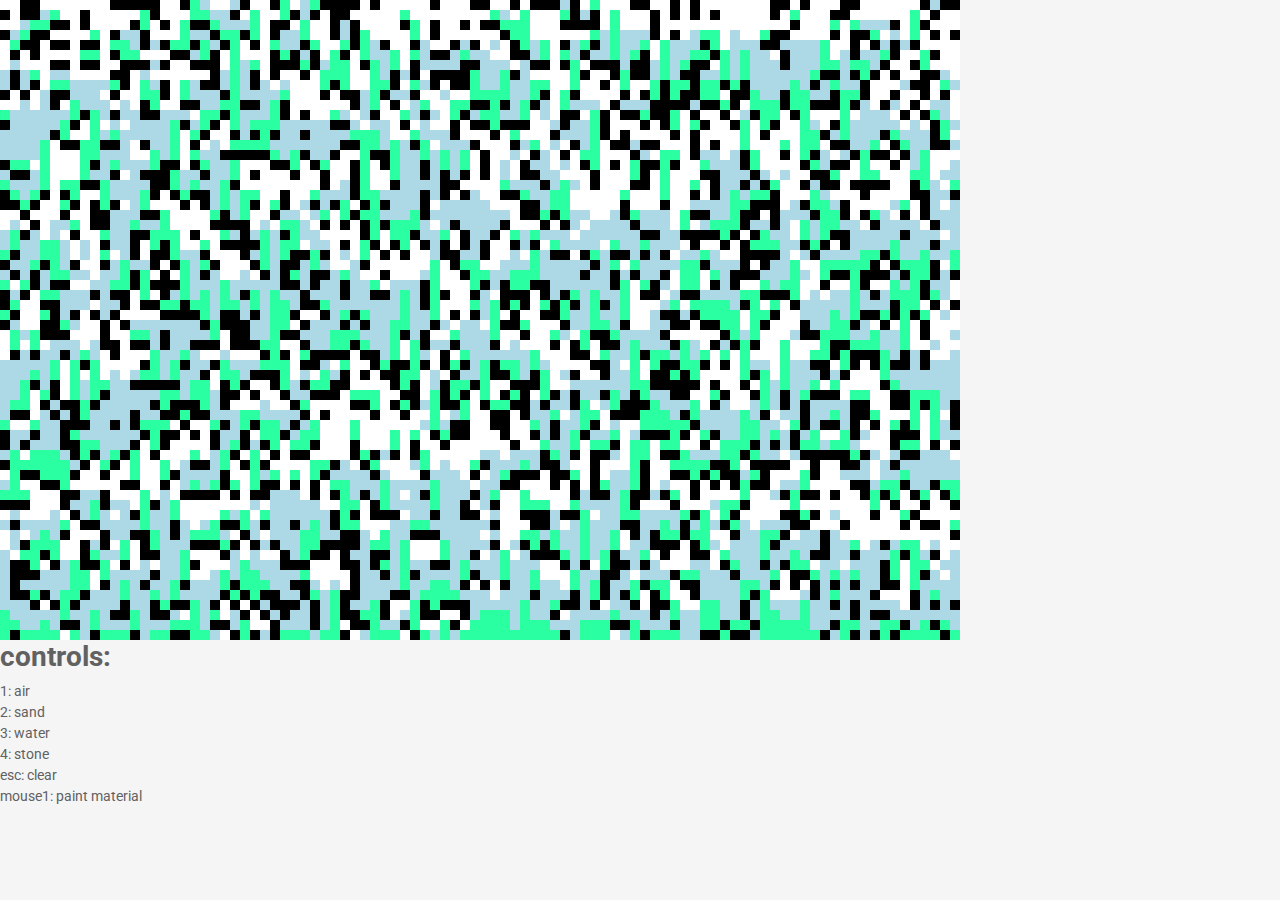
<file: jsgame.html>
<!doctype html>
<!--
  Material Design Lite
  Copyright 2015 Google Inc. All rights reserved.

  Licensed under the Apache License, Version 2.0 (the "License");
  you may not use this file except in compliance with the License.
  You may obtain a copy of the License at

      https://www.apache.org/licenses/LICENSE-2.0

  Unless required by applicable law or agreed to in writing, software
  distributed under the License is distributed on an "AS IS" BASIS,
  WITHOUT WARRANTIES OR CONDITIONS OF ANY KIND, either express or implied.
  See the License for the specific language governing permissions and
  limitations under the License
-->
<html lang="en">
  <head>
    <meta charset="utf-8">
    <meta http-equiv="X-UA-Compatible" content="IE=edge">
    <meta name="description" content="A front-end template that helps you build fast, modern mobile web apps.">
    <meta name="viewport" content="width=device-width, initial-scale=1">
    <title>Alex Wilber's Portfolio</title>

    <!-- Add to homescreen for Chrome on Android -->
    <meta name="mobile-web-app-capable" content="yes">
    <link rel="icon" sizes="192x192" href="images/android-desktop.png">

    <!-- Add to homescreen for Safari on iOS -->
    <meta name="apple-mobile-web-app-capable" content="yes">
    <meta name="apple-mobile-web-app-status-bar-style" content="black">
    <meta name="apple-mobile-web-app-title" content="Material Design Lite">
    <link rel="apple-touch-icon-precomposed" href="images/ios-desktop.png">

    <!-- Tile icon for Win8 (144x144 + tile color) -->
    <meta name="msapplication-TileImage" content="images/touch/ms-touch-icon-144x144-precomposed.png">
    <meta name="msapplication-TileColor" content="#3372DF">

    <link rel="shortcut icon" href="images/favicon.png">

    <!-- SEO: If your mobile URL is different from the desktop URL, add a canonical link to the desktop page https://developers.google.com/webmasters/smartphone-sites/feature-phones -->
    <!--
    <link rel="canonical" href="http://www.example.com/">
    -->

    <link href="https://fonts.googleapis.com/css?family=Roboto:regular,bold,italic,thin,light,bolditalic,black,medium&amp;lang=en" rel="stylesheet">
    <link href="https://fonts.googleapis.com/icon?family=Material+Icons"
      rel="stylesheet">
    <link rel="stylesheet" href="material.min.css">
    <link rel="stylesheet" href="styles.css">
    <link rel="stylesheet" href="https://code.getmdl.io/1.2.1/material.blue-cyan.min.css" />
    <style>
    #view-source {
      position: fixed;
      display: block;
      right: 0;
      bottom: 0;
      margin-right: 40px;
      margin-bottom: 40px;
      z-index: 900;
    }
    </style>
  </head>
  <body class="mdl-demo mdl-color--grey-100 mdl-color-text--grey-700 mdl-base">

      </header>
      <main class="mdl-layout__content">
<center><canvas id="disp", width="960" height="640" onMouseDown="mouseDown()" onMouseUp="mouseUp()" onClick="canvasClick()">
  </canvas></center>
  <script>
  //---Here js code is began to display the context point(water and sand) on the screen.
    var c = document.getElementById("disp");  //Get the display element
    var ctx = c.getContext("2d");       //Get the rendering context (Here rendering context mean the mousepoint setting on the 2d flat.)
    var width = c.width;  //The width is x limit position of context point.
    var height = c.height;  //The width is y limit position of context point.

    var arraySize = (width/10) * (height/10); //The count of the pointers that are able to display on the screen
    var a = new Array();            //This array saves the value of object along the position(along position clicking mouse).
    while(arraySize--) a.push(Math.floor(Math.random()*4)); //Format the array.(Set the default-value.random position of the objects: air, water, sand, stone).
    var pointer = 3;  //The type of point (air, water, sand, stone).
    var ptrX, ptrY; //This is position(x,y) of point that is posible to display.

    var clicking = false; //This is the flag of the statement clicking mouse.true or false;

    c.addEventListener("mouseover", getMouseXY, false); //The state of mouse position.
    c.addEventListener("mousedown", mouseDown, false);  //The state of clicking mouse.
    c.addEventListener("mouseup", mouseUp, false);  //The state of mousebutton1 is up.

    document.onmousemove = getMouseXY;  //The real time of mouse position.

    //---This function is getting the position of real point using position of the Mouse.
    function getMouseXY(e) {
      tempX = event.clientX + document.body.scrollLeft;   //Get the Mouse position x;
      tempY = event.clientY + document.body.scrollTop;  //Get the Mouse position y;
      if (tempX < 0){tempX = 0;}  //The Mouse position x is greater than x-value of Rect in body Rect
      if (tempY < 0){tempY = 0;}  //The Mouse position y is greater than y-value of Rect in body Rect  
      ptrX = tempX; //Get the x-value of Real point(sand and water)
      ptrY = tempY; //Get the x-value of Real point(sand and water)
      return true;  //The value clicking statement is seted as true
    }

    //---To push the value in the array a.
    function canvasClick(){
      var x = Math.floor((event.pageX - c.offsetLeft)/10) //The x-position of Game screen.
      var y = Math.floor((event.pageY - c.offsetTop)/10)  //The y-position of Game screen.
      a[y*(width/10) + x] = pointer;  //To set the value of object in the array a.
    } //To devide by 10 means seting on the rect of the GamePlay screen.

    //---This function is processing the MouseDown.
    //---Here the state of clicking mouse set 'true'.
    function mouseDown(){
      clicking = true;
      setTimeout(drawing, 1);
    }

    //---This function decides the state of unclicking mouse. 
    //---The value is false.
    function mouseUp(){
      clicking = false;
    }
    /*
      Show them http://keycode.info/
    */
    //---The process of the KeyDwon: 49-num2 ... 52-num5, 27-pageup
    document.onkeydown = function(evt) {
        if (evt.keyCode >= 49 && evt.keyCode <= 52) {
            pointer = evt.keyCode - 49; // To decide the kind of the object.
        } else if (evt.keyCode == 27) {  // If you click the  keyboard'PgUP', format the array a.
          for(var y = 0; y < (height/10); y++){ 
          for(var x = 0; x < (width/10); x++){  
            a[y*(width/10) + x] = 0;
          }
        }
        }
    };
    /*
      http://htmlcolorcodes.com/
    */
    //---This function is to display the objects on the screen.
    function drawScreen(arr){
      for(var y = 0; y < (height/10); y++){
        for(var x = 0; x < (width/10); x++){
          //alert(arr[y*(width/10) + x]);
          var color = arr[y*(width/10) + x];
          if(color == 4){
            ctx.fillStyle = "#FF0000"; //stone : 'red'
          } else if(color == 3){
            ctx.fillStyle = "#000000";  //sand : 'black'
          } else if ( color == 2){
            ctx.fillStyle = "#ADD8E6";  //water : 'grey blue'
          } else if ( color == 1){
            ctx.fillStyle = "#2AFFA2";  //air : 'green'
          } else {
            ctx.fillStyle = "#FFFFFF";  //default : 'white'
          }
          ctx.fillRect(x*10,y*10,10,10);  //To display the object.
        }
      }
    }

    //---draw the object.
    //---If the state of clicking mouse is true, continue to draw the object after 10 seconds.
    function drawing() {
      if(clicking){
        //The position of object.
        var x = Math.floor((ptrX - c.offsetLeft)/10)
        var y = Math.floor((ptrY - c.offsetTop)/10)
        a[(y-0)*(width/10) + x] = pointer;  // set the value of the object.
        setTimeout(drawing, 10); 
      }
    }

    //---This function is to draw the new board using the old array a.
    function reCalcCycle(){
      var xind = width/10;
      var yind = height/10;
      var next = new Array(); //This array is the temp-array To decide the value of the object displaying in Next board.
      /*
      Next board and old board is different.(Board meaning is array a and next in code).
      */
      for(var y = 0; y < (yind); y++){
        for(var x = 0; x < (xind); x++){
          if(y != 0){ // y (Y-position is not zero)
             if(a[(y-1)*(xind) + x] == 1 && a[(y-0)*(xind) + x] == 0) {
              //y : vertical and x : horizantal
              //  If The one object of array a is air and the other object (above one) is default, the array next reverse as the array a.
              next[y*(xind) + x] = 1;
              next[(y-1)*(xind) + x] = 0;
            } else if(a[(y-1)*(xind) + x] == 1 && a[(y-0)*(xind) + x] == 2) {

              //y : vertical and x : horizantal
              //  If The one object of array a is air and the other object (above one) is water, the array next reverse as the array a.
              next[y*(xind) + x] = 1;
              next[(y-1)*(xind) + x] = 2;
            } else if(a[(y-1)*(xind) + x] == 2 && a[(y-0)*(xind) + x] == 0) {

              //y : vertical and x : horizantal
              //  If The one object of array a is water and the other object (above one) is default, the array next reverse the array a.
              next[y*(xind) + x] = 2;
              next[(y-1)*(xind) + x] = 0;
            } else {
              //The extra objects is applied to the array next.
              next[y*(xind) + x] = a[(y-0)*(xind) + x];
            }
          } else { //Y-position is zero.
            //The value of the array a is pushed in the field of the array next.( the value of Y-position in a is the value of (Y+1) in next).
            next[y*(xind) + x] = a[(y-0)*(xind) + x];
          }
          if(x > 0 && y < height-1){//When the position clicking mouse is out the rect of game screen.
            //alert("!");
            var choice = ((Math.floor(Math.random() * 100)) %2 == 0);// choice is the remaining 0~100 divided by 2. so the choice is 1 or 0;
            //alert(choice); 0 = !choice, 1 = choice

            //(This is same as above the loop. )
            if(choice && next[(y)*(xind) + x] == 2 && next[(y)*(xind) + x-1] == 0 && a[(y+1)*(xind) + x] != 0){
              next[(y)*(xind) + x] =0;
              next[(y)*(xind) + x-1] =2;
            } else if(!choice && next[(y)*(xind) + x] == 0 && next[(y)*(xind) + x-1] == 2 && a[(y+1)*(xind) + x-1] != 0){
              next[(y)*(xind) + x] =2;
              next[(y)*(xind) + x-1] =0;
            }
          }
        }
      }
      //To set the value of the object in array a ,using the Next Board.
      for(var y = 0; y < (yind); y++){
        for(var x = 0; x < (xind); x++){
          a[y*(xind) + x] = next[y*(xind) + x];
        }
      }
      drawScreen(a);  // Display the object on the screen.
      setTimeout(reCalcCycle, 30); //To display the objects after 30 seconds.
    }
    reCalcCycle();
  </script>
  <h2>controls:</h2>
    1: air<br>
    2: sand<br>
    3: water<br>
    4: stone<br>
    esc: clear<br>
    mouse1: paint material<br>
         <div class="mdl-layout__header-row">
        </div>
        
      </main>
    </div>
    <script src="../../material.min.js"></script>
  </body>
</html>
</file>
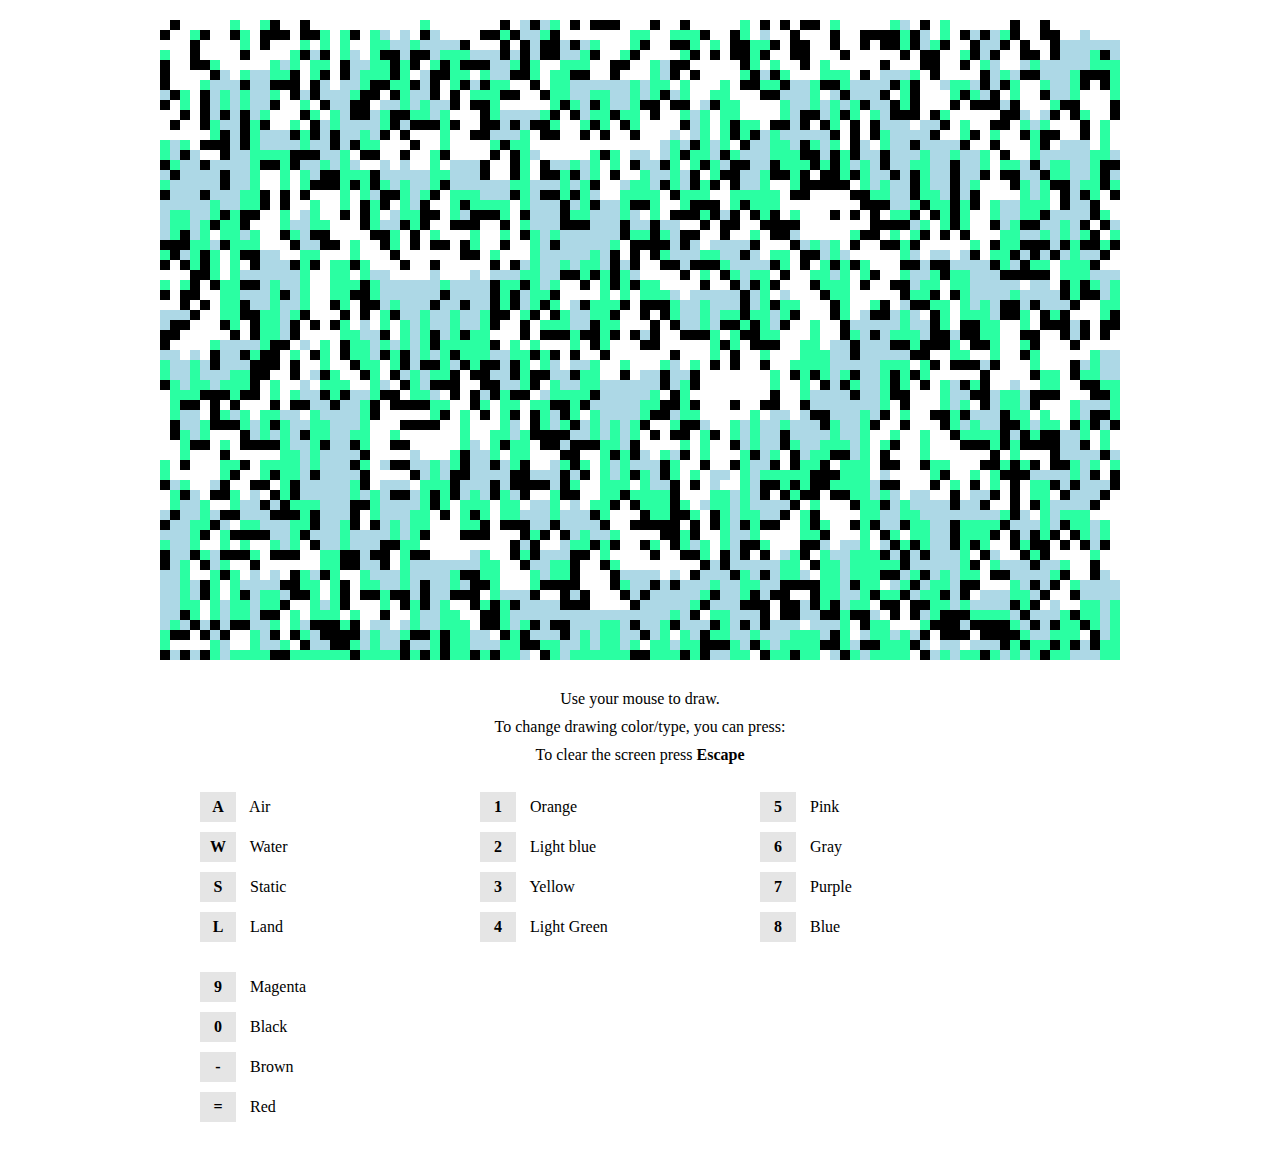
<file: main.html>
<!DOCTYPE html>

<html>
<head>
    <title>Sand Game</title>
    <link rel="stylesheet" type="text/css" href="style.css" />
</head>

<body>
    <canvas id="screen" width="960" height="640"></canvas>

    <div id="guide">
        <p>Use your mouse to draw.</p>

        <p>To change drawing color/type, you can press:</p>

        <p>To clear the screen press <b>Escape</b></p>

        <br/>

        <ul class="keyboard">
            <li><span>A</span> Air</li>
            <li><span>W</span> Water</li>
            <li><span>S</span> Static</li>
            <li><span>L</span> Land</li>
        </ul>

        <ul class="keyboard">
            <li><span>1</span> Orange</li>
            <li><span>2</span> Light blue</li>
            <li><span>3</span> Yellow</li>
            <li><span>4</span> Light Green</li>
        </ul>

        <ul class="keyboard">
            <li><span>5</span> Pink</li>
            <li><span>6</span> Gray</li>
            <li><span>7</span> Purple</li>
            <li><span>8</span> Blue</li>
        </ul>

        <ul class="keyboard">
            <li><span>9</span> Magenta</li>
            <li><span>0</span> Black</li>
            <li><span>-</span> Brown</li>
            <li><span>=</span> Red</li>
        </ul>

        <br class="clear" />
    </div>

    <script type="text/javascript" src="logic.js"></script>
</body>
</html>
</file>
<file: style.css>
* {
    margin: 0px;
    user-select: none;
}

html {
    font-family: Tahoma;
}

p {
    text-align: center;
    margin-bottom: 10px;
}

.clear {
    clear: both;
}

#screen {
    margin: 20px auto 0px auto;
    display: block;

}

#screen:hover {
    cursor: crosshair;
}

#guide {
    width: 960px;
    padding-top: 30px;
    margin: 0px auto;
}

.keyboard {
    float: left;
    width: 25%;
    margin: 0px;
   
    list-style: none;
    padding-bottom: 20px;
}

.keyboard li {
    margin-bottom: 10px;
}

.keyboard li span {
    display: inline-block;
    padding: 6px 0px;
    width: 36px;
    text-align: center;

    background-color: #e5e5e5;
    font-weight: bold;
    margin-right: 10px;
}
.layer {
    background-color: rgba(248, 247, 216, 0.7);
    position: absolute;
    top: 0;
    left: 0;
    width: 100%;
    height: 100%;
}
</file>
<file: material.min.css>
@charset "UTF-8";html{color:rgba(0,0,0,.87)}::-moz-selection{background:#b3d4fc;text-shadow:none}::selection{background:#b3d4fc;text-shadow:none}hr{display:block;height:1px;border:0;border-top:1px solid #ccc;margin:1em 0;padding:0}audio,canvas,iframe,img,svg,video{vertical-align:middle}fieldset{border:0;margin:0;padding:0}textarea{resize:vertical}.browserupgrade{margin:.2em 0;background:#ccc;color:#000;padding:.2em 0}.hidden{display:none!important}.visuallyhidden{border:0;clip:rect(0 0 0 0);height:1px;margin:-1px;overflow:hidden;padding:0;position:absolute;width:1px}.visuallyhidden.focusable:active,.visuallyhidden.focusable:focus{clip:auto;height:auto;margin:0;overflow:visible;position:static;width:auto}.invisible{visibility:hidden}.clearfix:before,.clearfix:after{content:" ";display:table}.clearfix:after{clear:both}@media print{*,*:before,*:after,*:first-letter,*:first-line{background:0 0!important;color:#000!important;box-shadow:none!important;text-shadow:none!important}a,a:visited{text-decoration:underline}a[href]:after{content:" (" attr(href)")"}abbr[title]:after{content:" (" attr(title)")"}a[href^="#"]:after,a[href^="javascript:"]:after{content:""}pre,blockquote{border:1px solid #999;page-break-inside:avoid}thead{display:table-header-group}tr,img{page-break-inside:avoid}img{max-width:100%!important}p,h2,h3{orphans:3;widows:3}h2,h3{page-break-after:avoid}}a,.mdl-accordion,.mdl-button,.mdl-card,.mdl-checkbox,.mdl-dropdown-menu,.mdl-icon-toggle,.mdl-item,.mdl-radio,.mdl-slider,.mdl-switch,.mdl-tabs__tab{-webkit-tap-highlight-color:transparent;-webkit-tap-highlight-color:rgba(255,255,255,0)}html{width:100%;height:100%;-ms-touch-action:manipulation;touch-action:manipulation}body{width:100%;min-height:100%;margin:0}main{display:block}*[hidden]{display:none!important}html,body{font-family:"Helvetica","Arial",sans-serif;font-size:14px;font-weight:400;line-height:20px}h1,h2,h3,h4,h5,h6,p{padding:0}h1 small,h2 small,h3 small,h4 small,h5 small,h6 small{font-family:"Roboto","Helvetica","Arial",sans-serif;font-weight:400;line-height:1.35;letter-spacing:-.02em;opacity:.54;font-size:.6em}h1{font-size:56px;line-height:1.35;letter-spacing:-.02em;margin:24px 0}h1,h2{font-family:"Roboto","Helvetica","Arial",sans-serif;font-weight:400}h2{font-size:45px;line-height:48px}h2,h3{margin:24px 0}h3{font-size:34px;line-height:40px}h3,h4{font-family:"Roboto","Helvetica","Arial",sans-serif;font-weight:400}h4{font-size:24px;line-height:32px;-moz-osx-font-smoothing:grayscale;margin:24px 0 16px}h5{font-size:20px;font-weight:500;line-height:1;letter-spacing:.02em}h5,h6{font-family:"Roboto","Helvetica","Arial",sans-serif;margin:24px 0 16px}h6{font-size:16px;letter-spacing:.04em}h6,p{font-weight:400;line-height:24px}p{font-size:14px;letter-spacing:0;margin:0 0 16px}a{color:#ff4081;font-weight:500}blockquote{font-family:"Roboto","Helvetica","Arial",sans-serif;position:relative;font-size:24px;font-weight:300;font-style:italic;line-height:1.35;letter-spacing:.08em}blockquote:before{position:absolute;left:-.5em;content:'“'}blockquote:after{content:'”';margin-left:-.05em}mark{background-color:#f4ff81}dt{font-weight:700}address{font-size:12px;line-height:1;font-style:normal}address,ul,ol{font-weight:400;letter-spacing:0}ul,ol{font-size:14px;line-height:24px}.mdl-typography--display-4,.mdl-typography--display-4-color-contrast{font-family:"Roboto","Helvetica","Arial",sans-serif;font-size:112px;font-weight:300;line-height:1;letter-spacing:-.04em}.mdl-typography--display-4-color-contrast{opacity:.54}.mdl-typography--display-3,.mdl-typography--display-3-color-contrast{font-family:"Roboto","Helvetica","Arial",sans-serif;font-size:56px;font-weight:400;line-height:1.35;letter-spacing:-.02em}.mdl-typography--display-3-color-contrast{opacity:.54}.mdl-typography--display-2,.mdl-typography--display-2-color-contrast{font-family:"Roboto","Helvetica","Arial",sans-serif;font-size:45px;font-weight:400;line-height:48px}.mdl-typography--display-2-color-contrast{opacity:.54}.mdl-typography--display-1,.mdl-typography--display-1-color-contrast{font-family:"Roboto","Helvetica","Arial",sans-serif;font-size:34px;font-weight:400;line-height:40px}.mdl-typography--display-1-color-contrast{opacity:.54}.mdl-typography--headline,.mdl-typography--headline-color-contrast{font-family:"Roboto","Helvetica","Arial",sans-serif;font-size:24px;font-weight:400;line-height:32px;-moz-osx-font-smoothing:grayscale}.mdl-typography--headline-color-contrast{opacity:.87}.mdl-typography--title,.mdl-typography--title-color-contrast{font-family:"Roboto","Helvetica","Arial",sans-serif;font-size:20px;font-weight:500;line-height:1;letter-spacing:.02em}.mdl-typography--title-color-contrast{opacity:.87}.mdl-typography--subhead,.mdl-typography--subhead-color-contrast{font-family:"Roboto","Helvetica","Arial",sans-serif;font-size:16px;font-weight:400;line-height:24px;letter-spacing:.04em}.mdl-typography--subhead-color-contrast{opacity:.87}.mdl-typography--body-2,.mdl-typography--body-2-color-contrast{font-size:14px;font-weight:700;line-height:24px;letter-spacing:0}.mdl-typography--body-2-color-contrast{opacity:.87}.mdl-typography--body-1,.mdl-typography--body-1-color-contrast{font-size:14px;font-weight:400;line-height:24px;letter-spacing:0}.mdl-typography--body-1-color-contrast{opacity:.87}.mdl-typography--body-2-force-preferred-font,.mdl-typography--body-2-force-preferred-font-color-contrast{font-family:"Roboto","Helvetica","Arial",sans-serif;font-size:14px;font-weight:500;line-height:24px;letter-spacing:0}.mdl-typography--body-2-force-preferred-font-color-contrast{opacity:.87}.mdl-typography--body-1-force-preferred-font,.mdl-typography--body-1-force-preferred-font-color-contrast{font-family:"Roboto","Helvetica","Arial",sans-serif;font-size:14px;font-weight:400;line-height:24px;letter-spacing:0}.mdl-typography--body-1-force-preferred-font-color-contrast{opacity:.87}.mdl-typography--caption,.mdl-typography--caption-force-preferred-font{font-size:12px;font-weight:400;line-height:1;letter-spacing:0}.mdl-typography--caption-force-preferred-font{font-family:"Roboto","Helvetica","Arial",sans-serif}.mdl-typography--caption-color-contrast,.mdl-typography--caption-force-preferred-font-color-contrast{font-size:12px;font-weight:400;line-height:1;letter-spacing:0;opacity:.54}.mdl-typography--caption-force-preferred-font-color-contrast,.mdl-typography--menu{font-family:"Roboto","Helvetica","Arial",sans-serif}.mdl-typography--menu{font-size:14px;font-weight:500;line-height:1;letter-spacing:0}.mdl-typography--menu-color-contrast{opacity:.87}.mdl-typography--menu-color-contrast,.mdl-typography--button,.mdl-typography--button-color-contrast{font-family:"Roboto","Helvetica","Arial",sans-serif;font-size:14px;font-weight:500;line-height:1;letter-spacing:0}.mdl-typography--button,.mdl-typography--button-color-contrast{text-transform:uppercase}.mdl-typography--button-color-contrast{opacity:.87}.mdl-typography--text-left{text-align:left}.mdl-typography--text-right{text-align:right}.mdl-typography--text-center{text-align:center}.mdl-typography--text-justify{text-align:justify}.mdl-typography--text-nowrap{white-space:nowrap}.mdl-typography--text-lowercase{text-transform:lowercase}.mdl-typography--text-uppercase{text-transform:uppercase}.mdl-typography--text-capitalize{text-transform:capitalize}.mdl-typography--font-thin{font-weight:200!important}.mdl-typography--font-light{font-weight:300!important}.mdl-typography--font-regular{font-weight:400!important}.mdl-typography--font-medium{font-weight:500!important}.mdl-typography--font-bold{font-weight:700!important}.mdl-typography--font-black{font-weight:900!important}.mdl-color-text--red{color:#f44336 !important}.mdl-color--red{background-color:#f44336 !important}.mdl-color-text--red-50{color:#ffebee !important}.mdl-color--red-50{background-color:#ffebee !important}.mdl-color-text--red-100{color:#ffcdd2 !important}.mdl-color--red-100{background-color:#ffcdd2 !important}.mdl-color-text--red-200{color:#ef9a9a !important}.mdl-color--red-200{background-color:#ef9a9a !important}.mdl-color-text--red-300{color:#e57373 !important}.mdl-color--red-300{background-color:#e57373 !important}.mdl-color-text--red-400{color:#ef5350 !important}.mdl-color--red-400{background-color:#ef5350 !important}.mdl-color-text--red-500{color:#f44336 !important}.mdl-color--red-500{background-color:#f44336 !important}.mdl-color-text--red-600{color:#e53935 !important}.mdl-color--red-600{background-color:#e53935 !important}.mdl-color-text--red-700{color:#d32f2f !important}.mdl-color--red-700{background-color:#d32f2f !important}.mdl-color-text--red-800{color:#c62828 !important}.mdl-color--red-800{background-color:#c62828 !important}.mdl-color-text--red-900{color:#b71c1c !important}.mdl-color--red-900{background-color:#b71c1c !important}.mdl-color-text--red-A100{color:#ff8a80 !important}.mdl-color--red-A100{background-color:#ff8a80 !important}.mdl-color-text--red-A200{color:#ff5252 !important}.mdl-color--red-A200{background-color:#ff5252 !important}.mdl-color-text--red-A400{color:#ff1744 !important}.mdl-color--red-A400{background-color:#ff1744 !important}.mdl-color-text--red-A700{color:#d50000 !important}.mdl-color--red-A700{background-color:#d50000 !important}.mdl-color-text--pink{color:#e91e63 !important}.mdl-color--pink{background-color:#e91e63 !important}.mdl-color-text--pink-50{color:#fce4ec !important}.mdl-color--pink-50{background-color:#fce4ec !important}.mdl-color-text--pink-100{color:#f8bbd0 !important}.mdl-color--pink-100{background-color:#f8bbd0 !important}.mdl-color-text--pink-200{color:#f48fb1 !important}.mdl-color--pink-200{background-color:#f48fb1 !important}.mdl-color-text--pink-300{color:#f06292 !important}.mdl-color--pink-300{background-color:#f06292 !important}.mdl-color-text--pink-400{color:#ec407a !important}.mdl-color--pink-400{background-color:#ec407a !important}.mdl-color-text--pink-500{color:#e91e63 !important}.mdl-color--pink-500{background-color:#e91e63 !important}.mdl-color-text--pink-600{color:#d81b60 !important}.mdl-color--pink-600{background-color:#d81b60 !important}.mdl-color-text--pink-700{color:#c2185b !important}.mdl-color--pink-700{background-color:#c2185b !important}.mdl-color-text--pink-800{color:#ad1457 !important}.mdl-color--pink-800{background-color:#ad1457 !important}.mdl-color-text--pink-900{color:#880e4f !important}.mdl-color--pink-900{background-color:#880e4f !important}.mdl-color-text--pink-A100{color:#ff80ab !important}.mdl-color--pink-A100{background-color:#ff80ab !important}.mdl-color-text--pink-A200{color:#ff4081 !important}.mdl-color--pink-A200{background-color:#ff4081 !important}.mdl-color-text--pink-A400{color:#f50057 !important}.mdl-color--pink-A400{background-color:#f50057 !important}.mdl-color-text--pink-A700{color:#c51162 !important}.mdl-color--pink-A700{background-color:#c51162 !important}.mdl-color-text--purple{color:#9c27b0 !important}.mdl-color--purple{background-color:#9c27b0 !important}.mdl-color-text--purple-50{color:#f3e5f5 !important}.mdl-color--purple-50{background-color:#f3e5f5 !important}.mdl-color-text--purple-100{color:#e1bee7 !important}.mdl-color--purple-100{background-color:#e1bee7 !important}.mdl-color-text--purple-200{color:#ce93d8 !important}.mdl-color--purple-200{background-color:#ce93d8 !important}.mdl-color-text--purple-300{color:#ba68c8 !important}.mdl-color--purple-300{background-color:#ba68c8 !important}.mdl-color-text--purple-400{color:#ab47bc !important}.mdl-color--purple-400{background-color:#ab47bc !important}.mdl-color-text--purple-500{color:#9c27b0 !important}.mdl-color--purple-500{background-color:#9c27b0 !important}.mdl-color-text--purple-600{color:#8e24aa !important}.mdl-color--purple-600{background-color:#8e24aa !important}.mdl-color-text--purple-700{color:#7b1fa2 !important}.mdl-color--purple-700{background-color:#7b1fa2 !important}.mdl-color-text--purple-800{color:#6a1b9a !important}.mdl-color--purple-800{background-color:#6a1b9a !important}.mdl-color-text--purple-900{color:#4a148c !important}.mdl-color--purple-900{background-color:#4a148c !important}.mdl-color-text--purple-A100{color:#ea80fc !important}.mdl-color--purple-A100{background-color:#ea80fc !important}.mdl-color-text--purple-A200{color:#e040fb !important}.mdl-color--purple-A200{background-color:#e040fb !important}.mdl-color-text--purple-A400{color:#d500f9 !important}.mdl-color--purple-A400{background-color:#d500f9 !important}.mdl-color-text--purple-A700{color:#a0f !important}.mdl-color--purple-A700{background-color:#a0f !important}.mdl-color-text--deep-purple{color:#673ab7 !important}.mdl-color--deep-purple{background-color:#673ab7 !important}.mdl-color-text--deep-purple-50{color:#ede7f6 !important}.mdl-color--deep-purple-50{background-color:#ede7f6 !important}.mdl-color-text--deep-purple-100{color:#d1c4e9 !important}.mdl-color--deep-purple-100{background-color:#d1c4e9 !important}.mdl-color-text--deep-purple-200{color:#b39ddb !important}.mdl-color--deep-purple-200{background-color:#b39ddb !important}.mdl-color-text--deep-purple-300{color:#9575cd !important}.mdl-color--deep-purple-300{background-color:#9575cd !important}.mdl-color-text--deep-purple-400{color:#7e57c2 !important}.mdl-color--deep-purple-400{background-color:#7e57c2 !important}.mdl-color-text--deep-purple-500{color:#673ab7 !important}.mdl-color--deep-purple-500{background-color:#673ab7 !important}.mdl-color-text--deep-purple-600{color:#5e35b1 !important}.mdl-color--deep-purple-600{background-color:#5e35b1 !important}.mdl-color-text--deep-purple-700{color:#512da8 !important}.mdl-color--deep-purple-700{background-color:#512da8 !important}.mdl-color-text--deep-purple-800{color:#4527a0 !important}.mdl-color--deep-purple-800{background-color:#4527a0 !important}.mdl-color-text--deep-purple-900{color:#311b92 !important}.mdl-color--deep-purple-900{background-color:#311b92 !important}.mdl-color-text--deep-purple-A100{color:#b388ff !important}.mdl-color--deep-purple-A100{background-color:#b388ff !important}.mdl-color-text--deep-purple-A200{color:#7c4dff !important}.mdl-color--deep-purple-A200{background-color:#7c4dff !important}.mdl-color-text--deep-purple-A400{color:#651fff !important}.mdl-color--deep-purple-A400{background-color:#651fff !important}.mdl-color-text--deep-purple-A700{color:#6200ea !important}.mdl-color--deep-purple-A700{background-color:#6200ea !important}.mdl-color-text--indigo{color:#3f51b5 !important}.mdl-color--indigo{background-color:#3f51b5 !important}.mdl-color-text--indigo-50{color:#e8eaf6 !important}.mdl-color--indigo-50{background-color:#e8eaf6 !important}.mdl-color-text--indigo-100{color:#c5cae9 !important}.mdl-color--indigo-100{background-color:#c5cae9 !important}.mdl-color-text--indigo-200{color:#9fa8da !important}.mdl-color--indigo-200{background-color:#9fa8da !important}.mdl-color-text--indigo-300{color:#7986cb !important}.mdl-color--indigo-300{background-color:#7986cb !important}.mdl-color-text--indigo-400{color:#5c6bc0 !important}.mdl-color--indigo-400{background-color:#5c6bc0 !important}.mdl-color-text--indigo-500{color:#3f51b5 !important}.mdl-color--indigo-500{background-color:#3f51b5 !important}.mdl-color-text--indigo-600{color:#3949ab !important}.mdl-color--indigo-600{background-color:#3949ab !important}.mdl-color-text--indigo-700{color:#303f9f !important}.mdl-color--indigo-700{background-color:#303f9f !important}.mdl-color-text--indigo-800{color:#283593 !important}.mdl-color--indigo-800{background-color:#283593 !important}.mdl-color-text--indigo-900{color:#1a237e !important}.mdl-color--indigo-900{background-color:#1a237e !important}.mdl-color-text--indigo-A100{color:#8c9eff !important}.mdl-color--indigo-A100{background-color:#8c9eff !important}.mdl-color-text--indigo-A200{color:#536dfe !important}.mdl-color--indigo-A200{background-color:#536dfe !important}.mdl-color-text--indigo-A400{color:#3d5afe !important}.mdl-color--indigo-A400{background-color:#3d5afe !important}.mdl-color-text--indigo-A700{color:#304ffe !important}.mdl-color--indigo-A700{background-color:#304ffe !important}.mdl-color-text--blue{color:#2196f3 !important}.mdl-color--blue{background-color:#2196f3 !important}.mdl-color-text--blue-50{color:#e3f2fd !important}.mdl-color--blue-50{background-color:#e3f2fd !important}.mdl-color-text--blue-100{color:#bbdefb !important}.mdl-color--blue-100{background-color:#bbdefb !important}.mdl-color-text--blue-200{color:#90caf9 !important}.mdl-color--blue-200{background-color:#90caf9 !important}.mdl-color-text--blue-300{color:#64b5f6 !important}.mdl-color--blue-300{background-color:#64b5f6 !important}.mdl-color-text--blue-400{color:#42a5f5 !important}.mdl-color--blue-400{background-color:#42a5f5 !important}.mdl-color-text--blue-500{color:#2196f3 !important}.mdl-color--blue-500{background-color:#2196f3 !important}.mdl-color-text--blue-600{color:#1e88e5 !important}.mdl-color--blue-600{background-color:#1e88e5 !important}.mdl-color-text--blue-700{color:#1976d2 !important}.mdl-color--blue-700{background-color:#1976d2 !important}.mdl-color-text--blue-800{color:#1565c0 !important}.mdl-color--blue-800{background-color:#1565c0 !important}.mdl-color-text--blue-900{color:#0d47a1 !important}.mdl-color--blue-900{background-color:#0d47a1 !important}.mdl-color-text--blue-A100{color:#82b1ff !important}.mdl-color--blue-A100{background-color:#82b1ff !important}.mdl-color-text--blue-A200{color:#448aff !important}.mdl-color--blue-A200{background-color:#448aff !important}.mdl-color-text--blue-A400{color:#2979ff !important}.mdl-color--blue-A400{background-color:#2979ff !important}.mdl-color-text--blue-A700{color:#2962ff !important}.mdl-color--blue-A700{background-color:#2962ff !important}.mdl-color-text--light-blue{color:#03a9f4 !important}.mdl-color--light-blue{background-color:#03a9f4 !important}.mdl-color-text--light-blue-50{color:#e1f5fe !important}.mdl-color--light-blue-50{background-color:#e1f5fe !important}.mdl-color-text--light-blue-100{color:#b3e5fc !important}.mdl-color--light-blue-100{background-color:#b3e5fc !important}.mdl-color-text--light-blue-200{color:#81d4fa !important}.mdl-color--light-blue-200{background-color:#81d4fa !important}.mdl-color-text--light-blue-300{color:#4fc3f7 !important}.mdl-color--light-blue-300{background-color:#4fc3f7 !important}.mdl-color-text--light-blue-400{color:#29b6f6 !important}.mdl-color--light-blue-400{background-color:#29b6f6 !important}.mdl-color-text--light-blue-500{color:#03a9f4 !important}.mdl-color--light-blue-500{background-color:#03a9f4 !important}.mdl-color-text--light-blue-600{color:#039be5 !important}.mdl-color--light-blue-600{background-color:#039be5 !important}.mdl-color-text--light-blue-700{color:#0288d1 !important}.mdl-color--light-blue-700{background-color:#0288d1 !important}.mdl-color-text--light-blue-800{color:#0277bd !important}.mdl-color--light-blue-800{background-color:#0277bd !important}.mdl-color-text--light-blue-900{color:#01579b !important}.mdl-color--light-blue-900{background-color:#01579b !important}.mdl-color-text--light-blue-A100{color:#80d8ff !important}.mdl-color--light-blue-A100{background-color:#80d8ff !important}.mdl-color-text--light-blue-A200{color:#40c4ff !important}.mdl-color--light-blue-A200{background-color:#40c4ff !important}.mdl-color-text--light-blue-A400{color:#00b0ff !important}.mdl-color--light-blue-A400{background-color:#00b0ff !important}.mdl-color-text--light-blue-A700{color:#0091ea !important}.mdl-color--light-blue-A700{background-color:#0091ea !important}.mdl-color-text--cyan{color:#00bcd4 !important}.mdl-color--cyan{background-color:#00bcd4 !important}.mdl-color-text--cyan-50{color:#e0f7fa !important}.mdl-color--cyan-50{background-color:#e0f7fa !important}.mdl-color-text--cyan-100{color:#b2ebf2 !important}.mdl-color--cyan-100{background-color:#b2ebf2 !important}.mdl-color-text--cyan-200{color:#80deea !important}.mdl-color--cyan-200{background-color:#80deea !important}.mdl-color-text--cyan-300{color:#4dd0e1 !important}.mdl-color--cyan-300{background-color:#4dd0e1 !important}.mdl-color-text--cyan-400{color:#26c6da !important}.mdl-color--cyan-400{background-color:#26c6da !important}.mdl-color-text--cyan-500{color:#00bcd4 !important}.mdl-color--cyan-500{background-color:#00bcd4 !important}.mdl-color-text--cyan-600{color:#00acc1 !important}.mdl-color--cyan-600{background-color:#00acc1 !important}.mdl-color-text--cyan-700{color:#0097a7 !important}.mdl-color--cyan-700{background-color:#0097a7 !important}.mdl-color-text--cyan-800{color:#00838f !important}.mdl-color--cyan-800{background-color:#00838f !important}.mdl-color-text--cyan-900{color:#006064 !important}.mdl-color--cyan-900{background-color:#006064 !important}.mdl-color-text--cyan-A100{color:#84ffff !important}.mdl-color--cyan-A100{background-color:#84ffff !important}.mdl-color-text--cyan-A200{color:#18ffff !important}.mdl-color--cyan-A200{background-color:#18ffff !important}.mdl-color-text--cyan-A400{color:#00e5ff !important}.mdl-color--cyan-A400{background-color:#00e5ff !important}.mdl-color-text--cyan-A700{color:#00b8d4 !important}.mdl-color--cyan-A700{background-color:#00b8d4 !important}.mdl-color-text--teal{color:#009688 !important}.mdl-color--teal{background-color:#009688 !important}.mdl-color-text--teal-50{color:#e0f2f1 !important}.mdl-color--teal-50{background-color:#e0f2f1 !important}.mdl-color-text--teal-100{color:#b2dfdb !important}.mdl-color--teal-100{background-color:#b2dfdb !important}.mdl-color-text--teal-200{color:#80cbc4 !important}.mdl-color--teal-200{background-color:#80cbc4 !important}.mdl-color-text--teal-300{color:#4db6ac !important}.mdl-color--teal-300{background-color:#4db6ac !important}.mdl-color-text--teal-400{color:#26a69a !important}.mdl-color--teal-400{background-color:#26a69a !important}.mdl-color-text--teal-500{color:#009688 !important}.mdl-color--teal-500{background-color:#009688 !important}.mdl-color-text--teal-600{color:#00897b !important}.mdl-color--teal-600{background-color:#00897b !important}.mdl-color-text--teal-700{color:#00796b !important}.mdl-color--teal-700{background-color:#00796b !important}.mdl-color-text--teal-800{color:#00695c !important}.mdl-color--teal-800{background-color:#00695c !important}.mdl-color-text--teal-900{color:#004d40 !important}.mdl-color--teal-900{background-color:#004d40 !important}.mdl-color-text--teal-A100{color:#a7ffeb !important}.mdl-color--teal-A100{background-color:#a7ffeb !important}.mdl-color-text--teal-A200{color:#64ffda !important}.mdl-color--teal-A200{background-color:#64ffda !important}.mdl-color-text--teal-A400{color:#1de9b6 !important}.mdl-color--teal-A400{background-color:#1de9b6 !important}.mdl-color-text--teal-A700{color:#00bfa5 !important}.mdl-color--teal-A700{background-color:#00bfa5 !important}.mdl-color-text--green{color:#4caf50 !important}.mdl-color--green{background-color:#4caf50 !important}.mdl-color-text--green-50{color:#e8f5e9 !important}.mdl-color--green-50{background-color:#e8f5e9 !important}.mdl-color-text--green-100{color:#c8e6c9 !important}.mdl-color--green-100{background-color:#c8e6c9 !important}.mdl-color-text--green-200{color:#a5d6a7 !important}.mdl-color--green-200{background-color:#a5d6a7 !important}.mdl-color-text--green-300{color:#81c784 !important}.mdl-color--green-300{background-color:#81c784 !important}.mdl-color-text--green-400{color:#66bb6a !important}.mdl-color--green-400{background-color:#66bb6a !important}.mdl-color-text--green-500{color:#4caf50 !important}.mdl-color--green-500{background-color:#4caf50 !important}.mdl-color-text--green-600{color:#43a047 !important}.mdl-color--green-600{background-color:#43a047 !important}.mdl-color-text--green-700{color:#388e3c !important}.mdl-color--green-700{background-color:#388e3c !important}.mdl-color-text--green-800{color:#2e7d32 !important}.mdl-color--green-800{background-color:#2e7d32 !important}.mdl-color-text--green-900{color:#1b5e20 !important}.mdl-color--green-900{background-color:#1b5e20 !important}.mdl-color-text--green-A100{color:#b9f6ca !important}.mdl-color--green-A100{background-color:#b9f6ca !important}.mdl-color-text--green-A200{color:#69f0ae !important}.mdl-color--green-A200{background-color:#69f0ae !important}.mdl-color-text--green-A400{color:#00e676 !important}.mdl-color--green-A400{background-color:#00e676 !important}.mdl-color-text--green-A700{color:#00c853 !important}.mdl-color--green-A700{background-color:#00c853 !important}.mdl-color-text--light-green{color:#8bc34a !important}.mdl-color--light-green{background-color:#8bc34a !important}.mdl-color-text--light-green-50{color:#f1f8e9 !important}.mdl-color--light-green-50{background-color:#f1f8e9 !important}.mdl-color-text--light-green-100{color:#dcedc8 !important}.mdl-color--light-green-100{background-color:#dcedc8 !important}.mdl-color-text--light-green-200{color:#c5e1a5 !important}.mdl-color--light-green-200{background-color:#c5e1a5 !important}.mdl-color-text--light-green-300{color:#aed581 !important}.mdl-color--light-green-300{background-color:#aed581 !important}.mdl-color-text--light-green-400{color:#9ccc65 !important}.mdl-color--light-green-400{background-color:#9ccc65 !important}.mdl-color-text--light-green-500{color:#8bc34a !important}.mdl-color--light-green-500{background-color:#8bc34a !important}.mdl-color-text--light-green-600{color:#7cb342 !important}.mdl-color--light-green-600{background-color:#7cb342 !important}.mdl-color-text--light-green-700{color:#689f38 !important}.mdl-color--light-green-700{background-color:#689f38 !important}.mdl-color-text--light-green-800{color:#558b2f !important}.mdl-color--light-green-800{background-color:#558b2f !important}.mdl-color-text--light-green-900{color:#33691e !important}.mdl-color--light-green-900{background-color:#33691e !important}.mdl-color-text--light-green-A100{color:#ccff90 !important}.mdl-color--light-green-A100{background-color:#ccff90 !important}.mdl-color-text--light-green-A200{color:#b2ff59 !important}.mdl-color--light-green-A200{background-color:#b2ff59 !important}.mdl-color-text--light-green-A400{color:#76ff03 !important}.mdl-color--light-green-A400{background-color:#76ff03 !important}.mdl-color-text--light-green-A700{color:#64dd17 !important}.mdl-color--light-green-A700{background-color:#64dd17 !important}.mdl-color-text--lime{color:#cddc39 !important}.mdl-color--lime{background-color:#cddc39 !important}.mdl-color-text--lime-50{color:#f9fbe7 !important}.mdl-color--lime-50{background-color:#f9fbe7 !important}.mdl-color-text--lime-100{color:#f0f4c3 !important}.mdl-color--lime-100{background-color:#f0f4c3 !important}.mdl-color-text--lime-200{color:#e6ee9c !important}.mdl-color--lime-200{background-color:#e6ee9c !important}.mdl-color-text--lime-300{color:#dce775 !important}.mdl-color--lime-300{background-color:#dce775 !important}.mdl-color-text--lime-400{color:#d4e157 !important}.mdl-color--lime-400{background-color:#d4e157 !important}.mdl-color-text--lime-500{color:#cddc39 !important}.mdl-color--lime-500{background-color:#cddc39 !important}.mdl-color-text--lime-600{color:#c0ca33 !important}.mdl-color--lime-600{background-color:#c0ca33 !important}.mdl-color-text--lime-700{color:#afb42b !important}.mdl-color--lime-700{background-color:#afb42b !important}.mdl-color-text--lime-800{color:#9e9d24 !important}.mdl-color--lime-800{background-color:#9e9d24 !important}.mdl-color-text--lime-900{color:#827717 !important}.mdl-color--lime-900{background-color:#827717 !important}.mdl-color-text--lime-A100{color:#f4ff81 !important}.mdl-color--lime-A100{background-color:#f4ff81 !important}.mdl-color-text--lime-A200{color:#eeff41 !important}.mdl-color--lime-A200{background-color:#eeff41 !important}.mdl-color-text--lime-A400{color:#c6ff00 !important}.mdl-color--lime-A400{background-color:#c6ff00 !important}.mdl-color-text--lime-A700{color:#aeea00 !important}.mdl-color--lime-A700{background-color:#aeea00 !important}.mdl-color-text--yellow{color:#ffeb3b !important}.mdl-color--yellow{background-color:#ffeb3b !important}.mdl-color-text--yellow-50{color:#fffde7 !important}.mdl-color--yellow-50{background-color:#fffde7 !important}.mdl-color-text--yellow-100{color:#fff9c4 !important}.mdl-color--yellow-100{background-color:#fff9c4 !important}.mdl-color-text--yellow-200{color:#fff59d !important}.mdl-color--yellow-200{background-color:#fff59d !important}.mdl-color-text--yellow-300{color:#fff176 !important}.mdl-color--yellow-300{background-color:#fff176 !important}.mdl-color-text--yellow-400{color:#ffee58 !important}.mdl-color--yellow-400{background-color:#ffee58 !important}.mdl-color-text--yellow-500{color:#ffeb3b !important}.mdl-color--yellow-500{background-color:#ffeb3b !important}.mdl-color-text--yellow-600{color:#fdd835 !important}.mdl-color--yellow-600{background-color:#fdd835 !important}.mdl-color-text--yellow-700{color:#fbc02d !important}.mdl-color--yellow-700{background-color:#fbc02d !important}.mdl-color-text--yellow-800{color:#f9a825 !important}.mdl-color--yellow-800{background-color:#f9a825 !important}.mdl-color-text--yellow-900{color:#f57f17 !important}.mdl-color--yellow-900{background-color:#f57f17 !important}.mdl-color-text--yellow-A100{color:#ffff8d !important}.mdl-color--yellow-A100{background-color:#ffff8d !important}.mdl-color-text--yellow-A200{color:#ff0 !important}.mdl-color--yellow-A200{background-color:#ff0 !important}.mdl-color-text--yellow-A400{color:#ffea00 !important}.mdl-color--yellow-A400{background-color:#ffea00 !important}.mdl-color-text--yellow-A700{color:#ffd600 !important}.mdl-color--yellow-A700{background-color:#ffd600 !important}.mdl-color-text--amber{color:#ffc107 !important}.mdl-color--amber{background-color:#ffc107 !important}.mdl-color-text--amber-50{color:#fff8e1 !important}.mdl-color--amber-50{background-color:#fff8e1 !important}.mdl-color-text--amber-100{color:#ffecb3 !important}.mdl-color--amber-100{background-color:#ffecb3 !important}.mdl-color-text--amber-200{color:#ffe082 !important}.mdl-color--amber-200{background-color:#ffe082 !important}.mdl-color-text--amber-300{color:#ffd54f !important}.mdl-color--amber-300{background-color:#ffd54f !important}.mdl-color-text--amber-400{color:#ffca28 !important}.mdl-color--amber-400{background-color:#ffca28 !important}.mdl-color-text--amber-500{color:#ffc107 !important}.mdl-color--amber-500{background-color:#ffc107 !important}.mdl-color-text--amber-600{color:#ffb300 !important}.mdl-color--amber-600{background-color:#ffb300 !important}.mdl-color-text--amber-700{color:#ffa000 !important}.mdl-color--amber-700{background-color:#ffa000 !important}.mdl-color-text--amber-800{color:#ff8f00 !important}.mdl-color--amber-800{background-color:#ff8f00 !important}.mdl-color-text--amber-900{color:#ff6f00 !important}.mdl-color--amber-900{background-color:#ff6f00 !important}.mdl-color-text--amber-A100{color:#ffe57f !important}.mdl-color--amber-A100{background-color:#ffe57f !important}.mdl-color-text--amber-A200{color:#ffd740 !important}.mdl-color--amber-A200{background-color:#ffd740 !important}.mdl-color-text--amber-A400{color:#ffc400 !important}.mdl-color--amber-A400{background-color:#ffc400 !important}.mdl-color-text--amber-A700{color:#ffab00 !important}.mdl-color--amber-A700{background-color:#ffab00 !important}.mdl-color-text--orange{color:#ff9800 !important}.mdl-color--orange{background-color:#ff9800 !important}.mdl-color-text--orange-50{color:#fff3e0 !important}.mdl-color--orange-50{background-color:#fff3e0 !important}.mdl-color-text--orange-100{color:#ffe0b2 !important}.mdl-color--orange-100{background-color:#ffe0b2 !important}.mdl-color-text--orange-200{color:#ffcc80 !important}.mdl-color--orange-200{background-color:#ffcc80 !important}.mdl-color-text--orange-300{color:#ffb74d !important}.mdl-color--orange-300{background-color:#ffb74d !important}.mdl-color-text--orange-400{color:#ffa726 !important}.mdl-color--orange-400{background-color:#ffa726 !important}.mdl-color-text--orange-500{color:#ff9800 !important}.mdl-color--orange-500{background-color:#ff9800 !important}.mdl-color-text--orange-600{color:#fb8c00 !important}.mdl-color--orange-600{background-color:#fb8c00 !important}.mdl-color-text--orange-700{color:#f57c00 !important}.mdl-color--orange-700{background-color:#f57c00 !important}.mdl-color-text--orange-800{color:#ef6c00 !important}.mdl-color--orange-800{background-color:#ef6c00 !important}.mdl-color-text--orange-900{color:#e65100 !important}.mdl-color--orange-900{background-color:#e65100 !important}.mdl-color-text--orange-A100{color:#ffd180 !important}.mdl-color--orange-A100{background-color:#ffd180 !important}.mdl-color-text--orange-A200{color:#ffab40 !important}.mdl-color--orange-A200{background-color:#ffab40 !important}.mdl-color-text--orange-A400{color:#ff9100 !important}.mdl-color--orange-A400{background-color:#ff9100 !important}.mdl-color-text--orange-A700{color:#ff6d00 !important}.mdl-color--orange-A700{background-color:#ff6d00 !important}.mdl-color-text--deep-orange{color:#ff5722 !important}.mdl-color--deep-orange{background-color:#ff5722 !important}.mdl-color-text--deep-orange-50{color:#fbe9e7 !important}.mdl-color--deep-orange-50{background-color:#fbe9e7 !important}.mdl-color-text--deep-orange-100{color:#ffccbc !important}.mdl-color--deep-orange-100{background-color:#ffccbc !important}.mdl-color-text--deep-orange-200{color:#ffab91 !important}.mdl-color--deep-orange-200{background-color:#ffab91 !important}.mdl-color-text--deep-orange-300{color:#ff8a65 !important}.mdl-color--deep-orange-300{background-color:#ff8a65 !important}.mdl-color-text--deep-orange-400{color:#ff7043 !important}.mdl-color--deep-orange-400{background-color:#ff7043 !important}.mdl-color-text--deep-orange-500{color:#ff5722 !important}.mdl-color--deep-orange-500{background-color:#ff5722 !important}.mdl-color-text--deep-orange-600{color:#f4511e !important}.mdl-color--deep-orange-600{background-color:#f4511e !important}.mdl-color-text--deep-orange-700{color:#e64a19 !important}.mdl-color--deep-orange-700{background-color:#e64a19 !important}.mdl-color-text--deep-orange-800{color:#d84315 !important}.mdl-color--deep-orange-800{background-color:#d84315 !important}.mdl-color-text--deep-orange-900{color:#bf360c !important}.mdl-color--deep-orange-900{background-color:#bf360c !important}.mdl-color-text--deep-orange-A100{color:#ff9e80 !important}.mdl-color--deep-orange-A100{background-color:#ff9e80 !important}.mdl-color-text--deep-orange-A200{color:#ff6e40 !important}.mdl-color--deep-orange-A200{background-color:#ff6e40 !important}.mdl-color-text--deep-orange-A400{color:#ff3d00 !important}.mdl-color--deep-orange-A400{background-color:#ff3d00 !important}.mdl-color-text--deep-orange-A700{color:#dd2c00 !important}.mdl-color--deep-orange-A700{background-color:#dd2c00 !important}.mdl-color-text--brown{color:#795548 !important}.mdl-color--brown{background-color:#795548 !important}.mdl-color-text--brown-50{color:#efebe9 !important}.mdl-color--brown-50{background-color:#efebe9 !important}.mdl-color-text--brown-100{color:#d7ccc8 !important}.mdl-color--brown-100{background-color:#d7ccc8 !important}.mdl-color-text--brown-200{color:#bcaaa4 !important}.mdl-color--brown-200{background-color:#bcaaa4 !important}.mdl-color-text--brown-300{color:#a1887f !important}.mdl-color--brown-300{background-color:#a1887f !important}.mdl-color-text--brown-400{color:#8d6e63 !important}.mdl-color--brown-400{background-color:#8d6e63 !important}.mdl-color-text--brown-500{color:#795548 !important}.mdl-color--brown-500{background-color:#795548 !important}.mdl-color-text--brown-600{color:#6d4c41 !important}.mdl-color--brown-600{background-color:#6d4c41 !important}.mdl-color-text--brown-700{color:#5d4037 !important}.mdl-color--brown-700{background-color:#5d4037 !important}.mdl-color-text--brown-800{color:#4e342e !important}.mdl-color--brown-800{background-color:#4e342e !important}.mdl-color-text--brown-900{color:#3e2723 !important}.mdl-color--brown-900{background-color:#3e2723 !important}.mdl-color-text--grey{color:#9e9e9e !important}.mdl-color--grey{background-color:#9e9e9e !important}.mdl-color-text--grey-50{color:#fafafa !important}.mdl-color--grey-50{background-color:#fafafa !important}.mdl-color-text--grey-100{color:#f5f5f5 !important}.mdl-color--grey-100{background-color:#f5f5f5 !important}.mdl-color-text--grey-200{color:#eee !important}.mdl-color--grey-200{background-color:#eee !important}.mdl-color-text--grey-300{color:#e0e0e0 !important}.mdl-color--grey-300{background-color:#e0e0e0 !important}.mdl-color-text--grey-400{color:#bdbdbd !important}.mdl-color--grey-400{background-color:#bdbdbd !important}.mdl-color-text--grey-500{color:#9e9e9e !important}.mdl-color--grey-500{background-color:#9e9e9e !important}.mdl-color-text--grey-600{color:#757575 !important}.mdl-color--grey-600{background-color:#757575 !important}.mdl-color-text--grey-700{color:#616161 !important}.mdl-color--grey-700{background-color:#616161 !important}.mdl-color-text--grey-800{color:#424242 !important}.mdl-color--grey-800{background-color:#424242 !important}.mdl-color-text--grey-900{color:#212121 !important}.mdl-color--grey-900{background-color:#212121 !important}.mdl-color-text--blue-grey{color:#607d8b !important}.mdl-color--blue-grey{background-color:#607d8b !important}.mdl-color-text--blue-grey-50{color:#eceff1 !important}.mdl-color--blue-grey-50{background-color:#eceff1 !important}.mdl-color-text--blue-grey-100{color:#cfd8dc !important}.mdl-color--blue-grey-100{background-color:#cfd8dc !important}.mdl-color-text--blue-grey-200{color:#b0bec5 !important}.mdl-color--blue-grey-200{background-color:#b0bec5 !important}.mdl-color-text--blue-grey-300{color:#90a4ae !important}.mdl-color--blue-grey-300{background-color:#90a4ae !important}.mdl-color-text--blue-grey-400{color:#78909c !important}.mdl-color--blue-grey-400{background-color:#78909c !important}.mdl-color-text--blue-grey-500{color:#607d8b !important}.mdl-color--blue-grey-500{background-color:#607d8b !important}.mdl-color-text--blue-grey-600{color:#546e7a !important}.mdl-color--blue-grey-600{background-color:#546e7a !important}.mdl-color-text--blue-grey-700{color:#455a64 !important}.mdl-color--blue-grey-700{background-color:#455a64 !important}.mdl-color-text--blue-grey-800{color:#37474f !important}.mdl-color--blue-grey-800{background-color:#37474f !important}.mdl-color-text--blue-grey-900{color:#263238 !important}.mdl-color--blue-grey-900{background-color:#263238 !important}.mdl-color--black{background-color:#000 !important}.mdl-color-text--black{color:#000 !important}.mdl-color--white{background-color:#fff !important}.mdl-color-text--white{color:#fff !important}.mdl-color--primary{background-color:#5e35b1 !important}.mdl-color--primary-contrast{background-color:#fff !important}.mdl-color--primary-dark{background-color:#4527a0 !important}.mdl-color--accent{background-color:#ff4081 !important}.mdl-color--accent-contrast{background-color:#fff !important}.mdl-color-text--primary{color:#5e35b1 !important}.mdl-color-text--primary-contrast{color:#fff !important}.mdl-color-text--primary-dark{color:#4527a0 !important}.mdl-color-text--accent{color:#ff4081 !important}.mdl-color-text--accent-contrast{color:#fff !important}.mdl-ripple{background:#000;border-radius:50%;height:50px;left:0;opacity:0;pointer-events:none;position:absolute;top:0;-webkit-transform:translate(-50%,-50%);-ms-transform:translate(-50%,-50%);transform:translate(-50%,-50%);width:50px;overflow:hidden}.mdl-ripple.is-animating{-webkit-transition:-webkit-transform .3s cubic-bezier(0,0,.2,1),width .3s cubic-bezier(0,0,.2,1),height .3s cubic-bezier(0,0,.2,1),opacity .6s cubic-bezier(0,0,.2,1);transition:transform .3s cubic-bezier(0,0,.2,1),width .3s cubic-bezier(0,0,.2,1),height .3s cubic-bezier(0,0,.2,1),opacity .6s cubic-bezier(0,0,.2,1)}.mdl-ripple.is-visible{opacity:.3}.mdl-animation--default,.mdl-animation--fast-out-slow-in{-webkit-transition-timing-function:cubic-bezier(.4,0,.2,1);transition-timing-function:cubic-bezier(.4,0,.2,1)}.mdl-animation--linear-out-slow-in{-webkit-transition-timing-function:cubic-bezier(0,0,.2,1);transition-timing-function:cubic-bezier(0,0,.2,1)}.mdl-animation--fast-out-linear-in{-webkit-transition-timing-function:cubic-bezier(.4,0,1,1);transition-timing-function:cubic-bezier(.4,0,1,1)}.mdl-badge{position:relative;white-space:nowrap;margin-right:24px}.mdl-badge:not([data-badge]){margin-right:auto}.mdl-badge[data-badge]:after{content:attr(data-badge);display:-webkit-flex;display:-ms-flexbox;display:flex;-webkit-box-orient:horizontal;-webkit-box-direction:normal;-webkit-flex-direction:row;-ms-flex-direction:row;flex-direction:row;-webkit-flex-wrap:wrap;-ms-flex-wrap:wrap;flex-wrap:wrap;-webkit-box-pack:center;-webkit-justify-content:center;-ms-flex-pack:center;justify-content:center;-webkit-align-content:center;-ms-flex-line-pack:center;align-content:center;-webkit-box-align:center;-webkit-align-items:center;-ms-flex-align:center;align-items:center;position:absolute;top:-11px;right:-24px;font-family:"Roboto","Helvetica","Arial",sans-serif;font-weight:600;font-size:12px;width:22px;height:22px;border-radius:50%;background:#ff4081;color:#fff}.mdl-button .mdl-badge[data-badge]:after{top:-10px;right:-5px}.mdl-badge.mdl-badge--no-background[data-badge]:after{color:#ff4081;background:#fff;box-shadow:0 0 1px gray}.mdl-button{background:0 0;border:none;border-radius:2px;color:#000;position:relative;height:36px;min-width:64px;padding:0 16px;display:inline-block;font-family:"Roboto","Helvetica","Arial",sans-serif;font-size:14px;font-weight:500;text-transform:uppercase;letter-spacing:0;overflow:hidden;will-change:box-shadow,transform;-webkit-transition:box-shadow .2s cubic-bezier(.4,0,1,1),background-color .2s cubic-bezier(.4,0,.2,1),color .2s cubic-bezier(.4,0,.2,1);transition:box-shadow .2s cubic-bezier(.4,0,1,1),background-color .2s cubic-bezier(.4,0,.2,1),color .2s cubic-bezier(.4,0,.2,1);outline:none;cursor:pointer;text-decoration:none;text-align:center;line-height:36px;vertical-align:middle}.mdl-button::-moz-focus-inner{border:0}.mdl-button:hover{background-color:rgba(158,158,158,.2)}.mdl-button:focus:not(:active){background-color:rgba(0,0,0,.12)}.mdl-button:active{background-color:rgba(158,158,158,.4)}.mdl-button.mdl-button--colored{color:#5e35b1}.mdl-button.mdl-button--colored:focus:not(:active){background-color:rgba(0,0,0,.12)}input.mdl-button[type="submit"]{-webkit-appearance:none}.mdl-button--raised{background:rgba(158,158,158,.2);box-shadow:0 2px 2px 0 rgba(0,0,0,.14),0 3px 1px -2px rgba(0,0,0,.2),0 1px 5px 0 rgba(0,0,0,.12)}.mdl-button--raised:active{box-shadow:0 4px 5px 0 rgba(0,0,0,.14),0 1px 10px 0 rgba(0,0,0,.12),0 2px 4px -1px rgba(0,0,0,.2);background-color:rgba(158,158,158,.4)}.mdl-button--raised:focus:not(:active){box-shadow:0 0 8px rgba(0,0,0,.18),0 8px 16px rgba(0,0,0,.36);background-color:rgba(158,158,158,.4)}.mdl-button--raised.mdl-button--colored{background:#5e35b1;color:#fff}.mdl-button--raised.mdl-button--colored:hover{background-color:#5e35b1}.mdl-button--raised.mdl-button--colored:active{background-color:#5e35b1}.mdl-button--raised.mdl-button--colored:focus:not(:active){background-color:#5e35b1}.mdl-button--raised.mdl-button--colored .mdl-ripple{background:#fff}.mdl-button--fab{border-radius:50%;font-size:24px;height:56px;margin:auto;min-width:56px;width:56px;padding:0;overflow:hidden;background:rgba(158,158,158,.2);box-shadow:0 1px 1.5px 0 rgba(0,0,0,.12),0 1px 1px 0 rgba(0,0,0,.24);position:relative;line-height:normal}.mdl-button--fab .material-icons{position:absolute;top:50%;left:50%;-webkit-transform:translate(-12px,-12px);-ms-transform:translate(-12px,-12px);transform:translate(-12px,-12px);line-height:24px;width:24px}.mdl-button--fab.mdl-button--mini-fab{height:40px;min-width:40px;width:40px}.mdl-button--fab .mdl-button__ripple-container{border-radius:50%;-webkit-mask-image:-webkit-radial-gradient(circle,#fff,#000)}.mdl-button--fab:active{box-shadow:0 4px 5px 0 rgba(0,0,0,.14),0 1px 10px 0 rgba(0,0,0,.12),0 2px 4px -1px rgba(0,0,0,.2);background-color:rgba(158,158,158,.4)}.mdl-button--fab:focus:not(:active){box-shadow:0 0 8px rgba(0,0,0,.18),0 8px 16px rgba(0,0,0,.36);background-color:rgba(158,158,158,.4)}.mdl-button--fab.mdl-button--colored{background:#ff4081;color:#fff}.mdl-button--fab.mdl-button--colored:hover{background-color:#ff4081}.mdl-button--fab.mdl-button--colored:focus:not(:active){background-color:#ff4081}.mdl-button--fab.mdl-button--colored:active{background-color:#ff4081}.mdl-button--fab.mdl-button--colored .mdl-ripple{background:#fff}.mdl-button--icon{border-radius:50%;font-size:24px;height:32px;margin-left:0;margin-right:0;min-width:32px;width:32px;padding:0;overflow:hidden;color:inherit;line-height:normal}.mdl-button--icon .material-icons{position:absolute;top:50%;left:50%;-webkit-transform:translate(-12px,-12px);-ms-transform:translate(-12px,-12px);transform:translate(-12px,-12px);line-height:24px;width:24px}.mdl-button--icon.mdl-button--mini-icon{height:24px;min-width:24px;width:24px}.mdl-button--icon.mdl-button--mini-icon .material-icons{top:0;left:0}.mdl-button--icon .mdl-button__ripple-container{border-radius:50%;-webkit-mask-image:-webkit-radial-gradient(circle,#fff,#000)}.mdl-button__ripple-container{display:block;height:100%;left:0;position:absolute;top:0;width:100%;z-index:0;overflow:hidden}.mdl-button[disabled] .mdl-button__ripple-container .mdl-ripple,.mdl-button.mdl-button--disabled .mdl-button__ripple-container .mdl-ripple{background-color:transparent}.mdl-button--primary.mdl-button--primary{color:#5e35b1}.mdl-button--primary.mdl-button--primary .mdl-ripple{background:#fff}.mdl-button--primary.mdl-button--primary.mdl-button--raised,.mdl-button--primary.mdl-button--primary.mdl-button--fab{color:#fff;background-color:#5e35b1}.mdl-button--accent.mdl-button--accent{color:#ff4081}.mdl-button--accent.mdl-button--accent .mdl-ripple{background:#fff}.mdl-button--accent.mdl-button--accent.mdl-button--raised,.mdl-button--accent.mdl-button--accent.mdl-button--fab{color:#fff;background-color:#ff4081}.mdl-button[disabled][disabled],.mdl-button.mdl-button--disabled.mdl-button--disabled{color:rgba(0,0,0,.26);cursor:default;background-color:transparent}.mdl-button--fab[disabled][disabled],.mdl-button--fab.mdl-button--disabled.mdl-button--disabled,.mdl-button--raised[disabled][disabled],.mdl-button--raised.mdl-button--disabled.mdl-button--disabled{background-color:rgba(0,0,0,.12);color:rgba(0,0,0,.26);box-shadow:0 2px 2px 0 rgba(0,0,0,.14),0 3px 1px -2px rgba(0,0,0,.2),0 1px 5px 0 rgba(0,0,0,.12)}.mdl-button--colored[disabled][disabled],.mdl-button--colored.mdl-button--disabled.mdl-button--disabled{color:rgba(0,0,0,.26)}.mdl-button .material-icons{vertical-align:middle}.mdl-card{display:-webkit-flex;display:-ms-flexbox;display:flex;-webkit-box-orient:vertical;-webkit-box-direction:normal;-webkit-flex-direction:column;-ms-flex-direction:column;flex-direction:column;font-size:16px;font-weight:400;min-height:200px;overflow:hidden;width:330px;z-index:1;position:relative;background:#fff;border-radius:2px;box-sizing:border-box}.mdl-card__media{background-color:#ff4081;background-repeat:repeat;background-position:50% 50%;background-size:cover;background-origin:padding-box;background-attachment:scroll;box-sizing:border-box}.mdl-card__title{-webkit-box-align:center;-webkit-align-items:center;-ms-flex-align:center;align-items:center;color:#000;display:-webkit-flex;display:-ms-flexbox;display:flex;-webkit-box-pack:stretch;-webkit-justify-content:stretch;-ms-flex-pack:stretch;justify-content:stretch;line-height:normal;padding:16px;-webkit-perspective-origin:165px 56px;perspective-origin:165px 56px;-webkit-transform-origin:165px 56px;-ms-transform-origin:165px 56px;transform-origin:165px 56px;box-sizing:border-box}.mdl-card__title.mdl-card--border{border-bottom:1px solid rgba(0,0,0,.1)}.mdl-card__title-text{-webkit-align-self:flex-end;-ms-flex-item-align:end;align-self:flex-end;color:inherit;display:-webkit-flex;display:-ms-flexbox;display:flex;font-size:24px;font-weight:300;line-height:normal;overflow:hidden;-webkit-transform-origin:149px 48px;-ms-transform-origin:149px 48px;transform-origin:149px 48px;margin:0}.mdl-card__subtitle-text{font-size:14px;color:rgba(0,0,0,.54);margin:0}.mdl-card__supporting-text{color:rgba(0,0,0,.54);font-size:13px;line-height:18px;overflow:hidden;padding:16px;width:90%}.mdl-card__actions{font-size:16px;line-height:normal;width:100%;background-color:transparent;padding:8px;box-sizing:border-box}.mdl-card__actions.mdl-card--border{border-top:1px solid rgba(0,0,0,.1)}.mdl-card--expand{-webkit-box-flex:1;-webkit-flex-grow:1;-ms-flex-positive:1;flex-grow:1}.mdl-card__menu{position:absolute;right:16px;top:16px}.mdl-checkbox{position:relative;z-index:1;vertical-align:middle;display:inline-block;box-sizing:border-box;width:100%;height:24px;margin:0;padding:0}.mdl-checkbox.is-upgraded{padding-left:24px}.mdl-checkbox__input{line-height:24px}.mdl-checkbox.is-upgraded .mdl-checkbox__input{position:absolute;width:0;height:0;margin:0;padding:0;opacity:0;-ms-appearance:none;-moz-appearance:none;-webkit-appearance:none;appearance:none;border:none}.mdl-checkbox__box-outline{position:absolute;top:3px;left:0;display:inline-block;box-sizing:border-box;width:16px;height:16px;margin:0;cursor:pointer;overflow:hidden;border:2px solid rgba(0,0,0,.54);border-radius:2px;z-index:2}.mdl-checkbox.is-checked .mdl-checkbox__box-outline{border:2px solid #5e35b1}.mdl-checkbox.is-disabled .mdl-checkbox__box-outline{border:2px solid rgba(0,0,0,.26);cursor:auto}.mdl-checkbox__focus-helper{position:absolute;top:3px;left:0;display:inline-block;box-sizing:border-box;width:16px;height:16px;border-radius:50%;background-color:transparent}.mdl-checkbox.is-focused .mdl-checkbox__focus-helper{box-shadow:0 0 0 8px rgba(0,0,0,.1);background-color:rgba(0,0,0,.1)}.mdl-checkbox.is-focused.is-checked .mdl-checkbox__focus-helper{box-shadow:0 0 0 8px rgba(94,53,177,.26);background-color:rgba(94,53,177,.26)}.mdl-checkbox__tick-outline{position:absolute;top:0;left:0;height:100%;width:100%;-webkit-mask:url("[data-uri]");mask:url("[data-uri]");background:0 0;-webkit-transition-duration:.28s;transition-duration:.28s;-webkit-transition-timing-function:cubic-bezier(.4,0,.2,1);transition-timing-function:cubic-bezier(.4,0,.2,1);-webkit-transition-property:background;transition-property:background}.mdl-checkbox.is-checked .mdl-checkbox__tick-outline{background:#5e35b1 url("[data-uri]")}.mdl-checkbox.is-checked.is-disabled .mdl-checkbox__tick-outline{background:rgba(0,0,0,.26)url("[data-uri]")}.mdl-checkbox__label{position:relative;cursor:pointer;font-size:16px;line-height:24px;margin:0}.mdl-checkbox.is-disabled .mdl-checkbox__label{color:rgba(0,0,0,.26);cursor:auto}.mdl-checkbox__ripple-container{position:absolute;z-index:2;top:-6px;left:-10px;box-sizing:border-box;width:36px;height:36px;border-radius:50%;cursor:pointer;overflow:hidden;-webkit-mask-image:-webkit-radial-gradient(circle,#fff,#000)}.mdl-checkbox__ripple-container .mdl-ripple{background:#5e35b1}.mdl-checkbox.is-disabled .mdl-checkbox__ripple-container{cursor:auto}.mdl-checkbox.is-disabled .mdl-checkbox__ripple-container .mdl-ripple{background:0 0}.mdl-data-table{position:relative;border:1px solid rgba(0,0,0,.12);border-collapse:collapse;white-space:nowrap;font-size:13px;background-color:#fff}.mdl-data-table thead{padding-bottom:3px}.mdl-data-table thead .mdl-data-table__select{margin-top:0}.mdl-data-table tbody tr{position:relative;height:48px;-webkit-transition-duration:.28s;transition-duration:.28s;-webkit-transition-timing-function:cubic-bezier(.4,0,.2,1);transition-timing-function:cubic-bezier(.4,0,.2,1);-webkit-transition-property:background-color;transition-property:background-color}.mdl-data-table tbody tr.is-selected{background-color:#e0e0e0}.mdl-data-table tbody tr:hover{background-color:#eee}.mdl-data-table td{text-align:right}.mdl-data-table th{padding:0 18px;text-align:right}.mdl-data-table td:first-of-type,.mdl-data-table th:first-of-type{padding-left:24px}.mdl-data-table td:last-of-type,.mdl-data-table th:last-of-type{padding-right:24px}.mdl-data-table td{position:relative;vertical-align:top;height:48px;border-top:1px solid rgba(0,0,0,.12);border-bottom:1px solid rgba(0,0,0,.12);padding:12px 18px 0;box-sizing:border-box}.mdl-data-table td .mdl-data-table__select{vertical-align:top;position:absolute;left:24px}.mdl-data-table th{position:relative;vertical-align:bottom;text-overflow:ellipsis;font-weight:700;line-height:24px;letter-spacing:0;height:48px;font-size:12px;color:rgba(0,0,0,.54);padding-bottom:8px;box-sizing:border-box}.mdl-data-table th .mdl-data-table__select{position:absolute;bottom:8px;left:24px}.mdl-data-table__select{width:16px}.mdl-data-table__cell--non-numeric.mdl-data-table__cell--non-numeric{text-align:left}.mdl-mega-footer{padding:16px 40px;color:#9e9e9e;background-color:#424242}.mdl-mega-footer--top-section:after,.mdl-mega-footer--middle-section:after,.mdl-mega-footer--bottom-section:after,.mdl-mega-footer__top-section:after,.mdl-mega-footer__middle-section:after,.mdl-mega-footer__bottom-section:after{content:'';display:block;clear:both}.mdl-mega-footer--left-section,.mdl-mega-footer__left-section,.mdl-mega-footer--right-section,.mdl-mega-footer__right-section{margin-bottom:16px}.mdl-mega-footer--right-section a,.mdl-mega-footer__right-section a{display:block;margin-bottom:16px;color:inherit;text-decoration:none}@media screen and (min-width:760px){.mdl-mega-footer--left-section,.mdl-mega-footer__left-section{float:left}.mdl-mega-footer--right-section,.mdl-mega-footer__right-section{float:right}.mdl-mega-footer--right-section a,.mdl-mega-footer__right-section a{display:inline-block;margin-left:16px;line-height:36px;vertical-align:middle}}.mdl-mega-footer--social-btn,.mdl-mega-footer__social-btn{width:36px;height:36px;padding:0;margin:0;background-color:#9e9e9e;border:none}.mdl-mega-footer--drop-down-section,.mdl-mega-footer__drop-down-section{display:block;position:relative}@media screen and (min-width:760px){.mdl-mega-footer--drop-down-section,.mdl-mega-footer__drop-down-section{width:33%}.mdl-mega-footer--drop-down-section:nth-child(1),.mdl-mega-footer--drop-down-section:nth-child(2),.mdl-mega-footer__drop-down-section:nth-child(1),.mdl-mega-footer__drop-down-section:nth-child(2){float:left}.mdl-mega-footer--drop-down-section:nth-child(3),.mdl-mega-footer__drop-down-section:nth-child(3){float:right}.mdl-mega-footer--drop-down-section:nth-child(3):after,.mdl-mega-footer__drop-down-section:nth-child(3):after{clear:right}.mdl-mega-footer--drop-down-section:nth-child(4),.mdl-mega-footer__drop-down-section:nth-child(4){clear:right;float:right}.mdl-mega-footer--middle-section:after,.mdl-mega-footer__middle-section:after{content:'';display:block;clear:both}.mdl-mega-footer--bottom-section,.mdl-mega-footer__bottom-section{padding-top:0}}@media screen and (min-width:1024px){.mdl-mega-footer--drop-down-section,.mdl-mega-footer--drop-down-section:nth-child(3),.mdl-mega-footer--drop-down-section:nth-child(4),.mdl-mega-footer__drop-down-section,.mdl-mega-footer__drop-down-section:nth-child(3),.mdl-mega-footer__drop-down-section:nth-child(4){width:24%;float:left}}.mdl-mega-footer--heading-checkbox,.mdl-mega-footer__heading-checkbox{position:absolute;width:100%;height:55.8px;padding:32px;margin:-16px 0 0;cursor:pointer;z-index:1;opacity:0}.mdl-mega-footer--heading-checkbox+.mdl-mega-footer--heading:after,.mdl-mega-footer--heading-checkbox+.mdl-mega-footer__heading:after,.mdl-mega-footer__heading-checkbox+.mdl-mega-footer--heading:after,.mdl-mega-footer__heading-checkbox+.mdl-mega-footer__heading:after{font-family:'Material Icons';content:'\E5CE'}.mdl-mega-footer--heading-checkbox:checked~.mdl-mega-footer--link-list,.mdl-mega-footer--heading-checkbox:checked~.mdl-mega-footer__link-list,.mdl-mega-footer--heading-checkbox:checked+.mdl-mega-footer--heading+.mdl-mega-footer--link-list,.mdl-mega-footer--heading-checkbox:checked+.mdl-mega-footer__heading+.mdl-mega-footer__link-list,.mdl-mega-footer__heading-checkbox:checked~.mdl-mega-footer--link-list,.mdl-mega-footer__heading-checkbox:checked~.mdl-mega-footer__link-list,.mdl-mega-footer__heading-checkbox:checked+.mdl-mega-footer--heading+.mdl-mega-footer--link-list,.mdl-mega-footer__heading-checkbox:checked+.mdl-mega-footer__heading+.mdl-mega-footer__link-list{display:none}.mdl-mega-footer--heading-checkbox:checked+.mdl-mega-footer--heading:after,.mdl-mega-footer--heading-checkbox:checked+.mdl-mega-footer__heading:after,.mdl-mega-footer__heading-checkbox:checked+.mdl-mega-footer--heading:after,.mdl-mega-footer__heading-checkbox:checked+.mdl-mega-footer__heading:after{font-family:'Material Icons';content:'\E5CF'}.mdl-mega-footer--heading,.mdl-mega-footer__heading{position:relative;width:100%;padding-right:39.8px;margin-bottom:16px;box-sizing:border-box;font-size:14px;line-height:23.8px;font-weight:500;white-space:nowrap;text-overflow:ellipsis;overflow:hidden;color:#e0e0e0}.mdl-mega-footer--heading:after,.mdl-mega-footer__heading:after{content:'';position:absolute;top:0;right:0;display:block;width:23.8px;height:23.8px;background-size:cover}.mdl-mega-footer--link-list,.mdl-mega-footer__link-list{list-style:none;padding:0;margin:0 0 32px}.mdl-mega-footer--link-list:after,.mdl-mega-footer__link-list:after{clear:both;display:block;content:''}.mdl-mega-footer--link-list li,.mdl-mega-footer__link-list li{font-size:14px;font-weight:400;letter-spacing:0;line-height:20px}.mdl-mega-footer--link-list a,.mdl-mega-footer__link-list a{color:inherit;text-decoration:none;white-space:nowrap}@media screen and (min-width:760px){.mdl-mega-footer--heading-checkbox,.mdl-mega-footer__heading-checkbox{display:none}.mdl-mega-footer--heading-checkbox+.mdl-mega-footer--heading:after,.mdl-mega-footer--heading-checkbox+.mdl-mega-footer__heading:after,.mdl-mega-footer__heading-checkbox+.mdl-mega-footer--heading:after,.mdl-mega-footer__heading-checkbox+.mdl-mega-footer__heading:after{background-image:none}.mdl-mega-footer--heading-checkbox:checked~.mdl-mega-footer--link-list,.mdl-mega-footer--heading-checkbox:checked~.mdl-mega-footer__link-list,.mdl-mega-footer--heading-checkbox:checked+.mdl-mega-footer__heading+.mdl-mega-footer__link-list,.mdl-mega-footer--heading-checkbox:checked+.mdl-mega-footer--heading+.mdl-mega-footer--link-list,.mdl-mega-footer__heading-checkbox:checked~.mdl-mega-footer--link-list,.mdl-mega-footer__heading-checkbox:checked~.mdl-mega-footer__link-list,.mdl-mega-footer__heading-checkbox:checked+.mdl-mega-footer__heading+.mdl-mega-footer__link-list,.mdl-mega-footer__heading-checkbox:checked+.mdl-mega-footer--heading+.mdl-mega-footer--link-list{display:block}.mdl-mega-footer--heading-checkbox:checked+.mdl-mega-footer--heading:after,.mdl-mega-footer--heading-checkbox:checked+.mdl-mega-footer__heading:after,.mdl-mega-footer__heading-checkbox:checked+.mdl-mega-footer--heading:after,.mdl-mega-footer__heading-checkbox:checked+.mdl-mega-footer__heading:after{content:''}}.mdl-mega-footer--bottom-section,.mdl-mega-footer__bottom-section{padding-top:16px;margin-bottom:16px}.mdl-logo{margin-bottom:16px;color:#fff}.mdl-mega-footer--bottom-section .mdl-mega-footer--link-list li,.mdl-mega-footer__bottom-section .mdl-mega-footer__link-list li{float:left;margin-bottom:0;margin-right:16px}@media screen and (min-width:760px){.mdl-logo{float:left;margin-bottom:0;margin-right:16px}}.mdl-mini-footer{display:-webkit-flex;display:-ms-flexbox;display:flex;-webkit-flex-flow:row wrap;-ms-flex-flow:row wrap;flex-flow:row wrap;-webkit-box-pack:justify;-webkit-justify-content:space-between;-ms-flex-pack:justify;justify-content:space-between;padding:32px 16px;color:#9e9e9e;background-color:#424242}.mdl-mini-footer:after{content:'';display:block}.mdl-mini-footer .mdl-logo{line-height:36px}.mdl-mini-footer--link-list,.mdl-mini-footer__link-list{display:-webkit-flex;display:-ms-flexbox;display:flex;-webkit-flex-flow:row nowrap;-ms-flex-flow:row nowrap;flex-flow:row nowrap;list-style:none;margin:0;padding:0}.mdl-mini-footer--link-list li,.mdl-mini-footer__link-list li{margin-bottom:0;margin-right:16px}@media screen and (min-width:760px){.mdl-mini-footer--link-list li,.mdl-mini-footer__link-list li{line-height:36px}}.mdl-mini-footer--link-list a,.mdl-mini-footer__link-list a{color:inherit;text-decoration:none;white-space:nowrap}.mdl-mini-footer--left-section,.mdl-mini-footer__left-section{display:inline-block;-webkit-box-ordinal-group:1;-webkit-order:0;-ms-flex-order:0;order:0}.mdl-mini-footer--right-section,.mdl-mini-footer__right-section{display:inline-block;-webkit-box-ordinal-group:2;-webkit-order:1;-ms-flex-order:1;order:1}.mdl-mini-footer--social-btn,.mdl-mini-footer__social-btn{width:36px;height:36px;padding:0;margin:0;background-color:#9e9e9e;border:none}.mdl-icon-toggle{position:relative;z-index:1;vertical-align:middle;display:inline-block;height:32px;margin:0;padding:0}.mdl-icon-toggle__input{line-height:32px}.mdl-icon-toggle.is-upgraded .mdl-icon-toggle__input{position:absolute;width:0;height:0;margin:0;padding:0;opacity:0;-ms-appearance:none;-moz-appearance:none;-webkit-appearance:none;appearance:none;border:none}.mdl-icon-toggle__label{display:inline-block;position:relative;cursor:pointer;height:32px;width:32px;min-width:32px;color:#616161;border-radius:50%;padding:0;margin-left:0;margin-right:0;text-align:center;background-color:transparent;will-change:background-color;-webkit-transition:background-color .2s cubic-bezier(.4,0,.2,1),color .2s cubic-bezier(.4,0,.2,1);transition:background-color .2s cubic-bezier(.4,0,.2,1),color .2s cubic-bezier(.4,0,.2,1)}.mdl-icon-toggle__label.material-icons{line-height:32px;font-size:24px}.mdl-icon-toggle.is-checked .mdl-icon-toggle__label{color:#5e35b1}.mdl-icon-toggle.is-disabled .mdl-icon-toggle__label{color:rgba(0,0,0,.26);cursor:auto;-webkit-transition:none;transition:none}.mdl-icon-toggle.is-focused .mdl-icon-toggle__label{background-color:rgba(0,0,0,.12)}.mdl-icon-toggle.is-focused.is-checked .mdl-icon-toggle__label{background-color:rgba(94,53,177,.26)}.mdl-icon-toggle__ripple-container{position:absolute;z-index:2;top:-2px;left:-2px;box-sizing:border-box;width:36px;height:36px;border-radius:50%;cursor:pointer;overflow:hidden;-webkit-mask-image:-webkit-radial-gradient(circle,#fff,#000)}.mdl-icon-toggle__ripple-container .mdl-ripple{background:#616161}.mdl-icon-toggle.is-disabled .mdl-icon-toggle__ripple-container{cursor:auto}.mdl-icon-toggle.is-disabled .mdl-icon-toggle__ripple-container .mdl-ripple{background:0 0}.mdl-menu__container{display:block;margin:0;padding:0;border:none;position:absolute;overflow:visible;height:0;width:0;visibility:hidden;z-index:-1}.mdl-menu__container.is-visible,.mdl-menu__container.is-animating{z-index:999;visibility:visible}.mdl-menu__outline{display:block;background:#fff;margin:0;padding:0;border:none;border-radius:2px;position:absolute;top:0;left:0;overflow:hidden;opacity:0;-webkit-transform:scale(0);-ms-transform:scale(0);transform:scale(0);-webkit-transform-origin:0 0;-ms-transform-origin:0 0;transform-origin:0 0;box-shadow:0 2px 2px 0 rgba(0,0,0,.14),0 3px 1px -2px rgba(0,0,0,.2),0 1px 5px 0 rgba(0,0,0,.12);will-change:transform;-webkit-transition:-webkit-transform .3s cubic-bezier(.4,0,.2,1),opacity .2s cubic-bezier(.4,0,.2,1);transition:transform .3s cubic-bezier(.4,0,.2,1),opacity .2s cubic-bezier(.4,0,.2,1);z-index:-1}.mdl-menu__container.is-visible .mdl-menu__outline{opacity:1;-webkit-transform:scale(1);-ms-transform:scale(1);transform:scale(1);z-index:999}.mdl-menu__outline.mdl-menu--bottom-right{-webkit-transform-origin:100% 0;-ms-transform-origin:100% 0;transform-origin:100% 0}.mdl-menu__outline.mdl-menu--top-left{-webkit-transform-origin:0 100%;-ms-transform-origin:0 100%;transform-origin:0 100%}.mdl-menu__outline.mdl-menu--top-right{-webkit-transform-origin:100% 100%;-ms-transform-origin:100% 100%;transform-origin:100% 100%}.mdl-menu{position:absolute;list-style:none;top:0;left:0;height:auto;width:auto;min-width:124px;padding:8px 0;margin:0;opacity:0;clip:rect(0 0 0 0);z-index:-1}.mdl-menu__container.is-visible .mdl-menu{opacity:1;z-index:999}.mdl-menu.is-animating{-webkit-transition:opacity .2s cubic-bezier(.4,0,.2,1),clip .3s cubic-bezier(.4,0,.2,1);transition:opacity .2s cubic-bezier(.4,0,.2,1),clip .3s cubic-bezier(.4,0,.2,1)}.mdl-menu.mdl-menu--bottom-right{left:auto;right:0}.mdl-menu.mdl-menu--top-left{top:auto;bottom:0}.mdl-menu.mdl-menu--top-right{top:auto;left:auto;bottom:0;right:0}.mdl-menu.mdl-menu--unaligned{top:auto;left:auto}.mdl-menu__item{display:block;border:none;color:rgba(0,0,0,.87);background-color:transparent;text-align:left;margin:0;padding:0 16px;outline-color:#bdbdbd;position:relative;overflow:hidden;font-size:14px;font-weight:400;letter-spacing:0;text-decoration:none;cursor:pointer;height:48px;line-height:48px;white-space:nowrap;opacity:0;-webkit-transition:opacity .2s cubic-bezier(.4,0,.2,1);transition:opacity .2s cubic-bezier(.4,0,.2,1);-webkit-user-select:none;-moz-user-select:none;-ms-user-select:none;user-select:none}.mdl-menu__container.is-visible .mdl-menu__item{opacity:1}.mdl-menu__item::-moz-focus-inner{border:0}.mdl-menu__item[disabled]{color:#bdbdbd;background-color:transparent;cursor:auto}.mdl-menu__item[disabled]:hover{background-color:transparent}.mdl-menu__item[disabled]:focus{background-color:transparent}.mdl-menu__item[disabled] .mdl-ripple{background:0 0}.mdl-menu__item:hover{background-color:#eee}.mdl-menu__item:focus{outline:none;background-color:#eee}.mdl-menu__item:active{background-color:#e0e0e0}.mdl-menu__item--ripple-container{display:block;height:100%;left:0;position:absolute;top:0;width:100%;z-index:0;overflow:hidden}.mdl-progress{display:block;position:relative;height:4px;width:500px}.mdl-progress>.bar{display:block;position:absolute;top:0;bottom:0;width:0%;-webkit-transition:width .2s cubic-bezier(.4,0,.2,1);transition:width .2s cubic-bezier(.4,0,.2,1)}.mdl-progress>.progressbar{background-color:#5e35b1;z-index:1;left:0}.mdl-progress>.bufferbar{background-image:-webkit-linear-gradient(left,rgba(255,255,255,.7),rgba(255,255,255,.7)),-webkit-linear-gradient(left,#5e35b1 ,#5e35b1);background-image:linear-gradient(to right,rgba(255,255,255,.7),rgba(255,255,255,.7)),linear-gradient(to right,#5e35b1 ,#5e35b1);z-index:0;left:0}.mdl-progress>.auxbar{right:0}@supports (-webkit-appearance:none){.mdl-progress:not(.mdl-progress__indeterminate):not(.mdl-progress__indeterminate)>.auxbar{background-image:-webkit-linear-gradient(left,rgba(255,255,255,.7),rgba(255,255,255,.7)),-webkit-linear-gradient(left,#5e35b1 ,#5e35b1);background-image:linear-gradient(to right,rgba(255,255,255,.7),rgba(255,255,255,.7)),linear-gradient(to right,#5e35b1 ,#5e35b1);-webkit-mask:url("[data-uri]");mask:url("[data-uri]")}}.mdl-progress:not(.mdl-progress__indeterminate)>.auxbar{background-image:-webkit-linear-gradient(left,rgba(255,255,255,.9),rgba(255,255,255,.9)),-webkit-linear-gradient(left,#5e35b1 ,#5e35b1);background-image:linear-gradient(to right,rgba(255,255,255,.9),rgba(255,255,255,.9)),linear-gradient(to right,#5e35b1 ,#5e35b1)}.mdl-progress.mdl-progress__indeterminate>.bar1{-webkit-animation-name:indeterminate1;animation-name:indeterminate1}.mdl-progress.mdl-progress__indeterminate>.bar1,.mdl-progress.mdl-progress__indeterminate>.bar3{background-color:#5e35b1;-webkit-animation-duration:2s;animation-duration:2s;-webkit-animation-iteration-count:infinite;animation-iteration-count:infinite;-webkit-animation-timing-function:linear;animation-timing-function:linear}.mdl-progress.mdl-progress__indeterminate>.bar3{background-image:none;-webkit-animation-name:indeterminate2;animation-name:indeterminate2}@-webkit-keyframes indeterminate1{0%{left:0%;width:0%}50%{left:25%;width:75%}75%{left:100%;width:0%}}@keyframes indeterminate1{0%{left:0%;width:0%}50%{left:25%;width:75%}75%{left:100%;width:0%}}@-webkit-keyframes indeterminate2{0%,50%{left:0%;width:0%}75%{left:0%;width:25%}100%{left:100%;width:0%}}@keyframes indeterminate2{0%,50%{left:0%;width:0%}75%{left:0%;width:25%}100%{left:100%;width:0%}}.mdl-navigation{display:-webkit-flex;display:-ms-flexbox;display:flex;-webkit-flex-wrap:nowrap;-ms-flex-wrap:nowrap;flex-wrap:nowrap;box-sizing:border-box}.mdl-navigation__link{color:#424242;text-decoration:none;font-weight:500;font-size:13px;margin:0}.mdl-layout{width:100%;height:100%;display:-webkit-flex;display:-ms-flexbox;display:flex;-webkit-box-orient:vertical;-webkit-box-direction:normal;-webkit-flex-direction:column;-ms-flex-direction:column;flex-direction:column;overflow-y:auto;overflow-x:hidden;position:relative;-webkit-overflow-scrolling:touch}.mdl-layout.is-small-screen .mdl-layout--large-screen-only{display:none}.mdl-layout:not(.is-small-screen) .mdl-layout--small-screen-only{display:none}.mdl-layout__container{position:absolute;width:100%;height:100%}.mdl-layout__title,.mdl-layout-title{display:block;position:relative;font-family:"Roboto","Helvetica","Arial",sans-serif;font-size:20px;line-height:1;letter-spacing:.02em;font-weight:400;box-sizing:border-box}.mdl-layout-spacer{-webkit-box-flex:1;-webkit-flex-grow:1;-ms-flex-positive:1;flex-grow:1}.mdl-layout__drawer{display:-webkit-flex;display:-ms-flexbox;display:flex;-webkit-box-orient:vertical;-webkit-box-direction:normal;-webkit-flex-direction:column;-ms-flex-direction:column;flex-direction:column;-webkit-flex-wrap:nowrap;-ms-flex-wrap:nowrap;flex-wrap:nowrap;width:240px;height:100%;max-height:100%;position:absolute;top:0;left:0;box-shadow:0 2px 2px 0 rgba(0,0,0,.14),0 3px 1px -2px rgba(0,0,0,.2),0 1px 5px 0 rgba(0,0,0,.12);box-sizing:border-box;border-right:1px solid #e0e0e0;background:#fafafa;-webkit-transform:translateX(-250px);-ms-transform:translateX(-250px);transform:translateX(-250px);-webkit-transform-style:preserve-3d;transform-style:preserve-3d;will-change:transform;-webkit-transition-duration:.2s;transition-duration:.2s;-webkit-transition-timing-function:cubic-bezier(.4,0,.2,1);transition-timing-function:cubic-bezier(.4,0,.2,1);-webkit-transition-property:-webkit-transform;transition-property:transform;color:#424242;overflow:visible;overflow-y:auto;z-index:5}.mdl-layout__drawer.is-visible{-webkit-transform:translateX(0);-ms-transform:translateX(0);transform:translateX(0)}.mdl-layout__drawer.is-visible~.mdl-layout__content.mdl-layout__content{overflow:hidden}.mdl-layout__drawer>*{-webkit-flex-shrink:0;-ms-flex-negative:0;flex-shrink:0}.mdl-layout__drawer>.mdl-layout__title,.mdl-layout__drawer>.mdl-layout-title{line-height:64px;padding-left:40px}@media screen and (max-width:1024px){.mdl-layout__drawer>.mdl-layout__title,.mdl-layout__drawer>.mdl-layout-title{line-height:56px;padding-left:16px}}.mdl-layout__drawer .mdl-navigation{-webkit-box-orient:vertical;-webkit-box-direction:normal;-webkit-flex-direction:column;-ms-flex-direction:column;flex-direction:column;-webkit-box-align:stretch;-webkit-align-items:stretch;-ms-flex-align:stretch;align-items:stretch;padding-top:16px}.mdl-layout__drawer .mdl-navigation .mdl-navigation__link{display:block;-webkit-flex-shrink:0;-ms-flex-negative:0;flex-shrink:0;padding:16px 40px;margin:0;color:#757575}@media screen and (max-width:1024px){.mdl-layout__drawer .mdl-navigation .mdl-navigation__link{padding:16px}}.mdl-layout__drawer .mdl-navigation .mdl-navigation__link:hover{background-color:#e0e0e0}.mdl-layout__drawer .mdl-navigation .mdl-navigation__link--current{background-color:#000;color:#e0e0e0}@media screen and (min-width:1025px){.mdl-layout--fixed-drawer>.mdl-layout__drawer{-webkit-transform:translateX(0);-ms-transform:translateX(0);transform:translateX(0)}}.mdl-layout__drawer-button{display:block;position:absolute;height:48px;width:48px;border:0;-webkit-flex-shrink:0;-ms-flex-negative:0;flex-shrink:0;overflow:hidden;text-align:center;cursor:pointer;font-size:26px;line-height:50px;font-family:Helvetica,Arial,sans-serif;margin:10px 12px;top:0;left:0;color:#fff;z-index:4}.mdl-layout__header .mdl-layout__drawer-button{position:absolute;color:#fff;background-color:inherit}@media screen and (max-width:1024px){.mdl-layout__header .mdl-layout__drawer-button{margin:4px}}@media screen and (max-width:1024px){.mdl-layout__drawer-button{margin:4px;color:rgba(0,0,0,.5)}}@media screen and (min-width:1025px){.mdl-layout--fixed-drawer>.mdl-layout__drawer-button{display:none}}.mdl-layout__header{display:-webkit-flex;display:-ms-flexbox;display:flex;-webkit-box-orient:vertical;-webkit-box-direction:normal;-webkit-flex-direction:column;-ms-flex-direction:column;flex-direction:column;-webkit-flex-wrap:nowrap;-ms-flex-wrap:nowrap;flex-wrap:nowrap;-webkit-box-pack:start;-webkit-justify-content:flex-start;-ms-flex-pack:start;justify-content:flex-start;box-sizing:border-box;-webkit-flex-shrink:0;-ms-flex-negative:0;flex-shrink:0;width:100%;margin:0;padding:0;border:none;min-height:64px;max-height:1000px;z-index:3;background-color:#5e35b1;color:#fff;box-shadow:0 2px 2px 0 rgba(0,0,0,.14),0 3px 1px -2px rgba(0,0,0,.2),0 1px 5px 0 rgba(0,0,0,.12);-webkit-transition-duration:.2s;transition-duration:.2s;-webkit-transition-timing-function:cubic-bezier(.4,0,.2,1);transition-timing-function:cubic-bezier(.4,0,.2,1);-webkit-transition-property:max-height,box-shadow;transition-property:max-height,box-shadow}@media screen and (max-width:1024px){.mdl-layout__header{min-height:56px}}.mdl-layout--fixed-drawer.is-upgraded:not(.is-small-screen)>.mdl-layout__header{margin-left:240px;width:calc(100% - 240px)}@media screen and (min-width:1025px){.mdl-layout--fixed-drawer>.mdl-layout__header .mdl-layout__header-row{padding-left:40px}}.mdl-layout__header>.mdl-layout-icon{position:absolute;left:40px;top:16px;height:32px;width:32px;overflow:hidden;z-index:3;display:block}@media screen and (max-width:1024px){.mdl-layout__header>.mdl-layout-icon{left:16px;top:12px}}.mdl-layout.has-drawer .mdl-layout__header>.mdl-layout-icon{display:none}.mdl-layout__header.is-compact{max-height:64px}@media screen and (max-width:1024px){.mdl-layout__header.is-compact{max-height:56px}}.mdl-layout__header.is-compact.has-tabs{height:112px}@media screen and (max-width:1024px){.mdl-layout__header.is-compact.has-tabs{min-height:104px}}@media screen and (max-width:1024px){.mdl-layout__header{display:none}.mdl-layout--fixed-header>.mdl-layout__header{display:-webkit-flex;display:-ms-flexbox;display:flex}}.mdl-layout__header--transparent.mdl-layout__header--transparent{background-color:transparent;box-shadow:none}.mdl-layout__header--seamed,.mdl-layout__header--scroll{box-shadow:none}.mdl-layout__header--waterfall{box-shadow:none;overflow:hidden}.mdl-layout__header--waterfall.is-casting-shadow{box-shadow:0 2px 2px 0 rgba(0,0,0,.14),0 3px 1px -2px rgba(0,0,0,.2),0 1px 5px 0 rgba(0,0,0,.12)}.mdl-layout__header-row{display:-webkit-flex;display:-ms-flexbox;display:flex;-webkit-box-orient:horizontal;-webkit-box-direction:normal;-webkit-flex-direction:row;-ms-flex-direction:row;flex-direction:row;-webkit-flex-wrap:nowrap;-ms-flex-wrap:nowrap;flex-wrap:nowrap;-webkit-flex-shrink:0;-ms-flex-negative:0;flex-shrink:0;box-sizing:border-box;-webkit-align-self:stretch;-ms-flex-item-align:stretch;align-self:stretch;-webkit-box-align:center;-webkit-align-items:center;-ms-flex-align:center;align-items:center;height:64px;margin:0;padding:0 40px 0 80px}@media screen and (max-width:1024px){.mdl-layout__header-row{height:56px;padding:0 16px 0 72px}}.mdl-layout__header-row>*{-webkit-flex-shrink:0;-ms-flex-negative:0;flex-shrink:0}.mdl-layout__header--scroll .mdl-layout__header-row{width:100%}.mdl-layout__header-row .mdl-navigation{margin:0;padding:0;height:64px;-webkit-box-orient:horizontal;-webkit-box-direction:normal;-webkit-flex-direction:row;-ms-flex-direction:row;flex-direction:row;-webkit-box-align:center;-webkit-align-items:center;-ms-flex-align:center;align-items:center}@media screen and (max-width:1024px){.mdl-layout__header-row .mdl-navigation{height:56px}}.mdl-layout__header-row .mdl-navigation__link{display:block;color:#fff;line-height:64px;padding:0 24px}@media screen and (max-width:1024px){.mdl-layout__header-row .mdl-navigation__link{line-height:56px;padding:0 16px}}.mdl-layout__obfuscator{background-color:transparent;position:absolute;top:0;left:0;height:100%;width:100%;z-index:4;visibility:hidden;-webkit-transition-property:background-color;transition-property:background-color;-webkit-transition-duration:.2s;transition-duration:.2s;-webkit-transition-timing-function:cubic-bezier(.4,0,.2,1);transition-timing-function:cubic-bezier(.4,0,.2,1)}.mdl-layout__obfuscator.is-visible{background-color:rgba(0,0,0,.5);visibility:visible}.mdl-layout__content{-ms-flex:0 1 auto;display:inline-block;overflow-y:auto;overflow-x:hidden;-webkit-box-flex:1;-webkit-flex-grow:1;-ms-flex-positive:1;flex-grow:1;z-index:1;-webkit-overflow-scrolling:touch}.mdl-layout--fixed-drawer>.mdl-layout__content{margin-left:240px}.mdl-layout__container.has-scrolling-header .mdl-layout__content{overflow:visible}@media screen and (max-width:1024px){.mdl-layout--fixed-drawer>.mdl-layout__content{margin-left:0}.mdl-layout__container.has-scrolling-header .mdl-layout__content{overflow-y:auto;overflow-x:hidden}}.mdl-layout__tab-bar{height:96px;margin:0;width:calc(100% - 112px);padding:0 0 0 56px;display:-webkit-flex;display:-ms-flexbox;display:flex;background-color:#5e35b1;overflow-y:hidden;overflow-x:scroll}.mdl-layout__tab-bar::-webkit-scrollbar{display:none}@media screen and (max-width:1024px){.mdl-layout__tab-bar{width:calc(100% - 60px);padding:0 0 0 60px}}.mdl-layout--fixed-tabs .mdl-layout__tab-bar{padding:0;overflow:hidden;width:100%}.mdl-layout__tab-bar-container{position:relative;height:48px;width:100%;border:none;margin:0;z-index:2;-webkit-box-flex:0;-webkit-flex-grow:0;-ms-flex-positive:0;flex-grow:0;-webkit-flex-shrink:0;-ms-flex-negative:0;flex-shrink:0;overflow:hidden}.mdl-layout__container>.mdl-layout__tab-bar-container{position:absolute;top:0;left:0}.mdl-layout__tab-bar-button{display:inline-block;position:absolute;top:0;height:48px;width:56px;z-index:4;text-align:center;background-color:#5e35b1;color:transparent;cursor:pointer;-webkit-user-select:none;-moz-user-select:none;-ms-user-select:none;user-select:none}@media screen and (max-width:1024px){.mdl-layout__tab-bar-button{display:none;width:60px}}.mdl-layout--fixed-tabs .mdl-layout__tab-bar-button{display:none}.mdl-layout__tab-bar-button .material-icons{line-height:48px}.mdl-layout__tab-bar-button.is-active{color:#fff}.mdl-layout__tab-bar-left-button{left:0}.mdl-layout__tab-bar-right-button{right:0}.mdl-layout__tab{margin:0;border:none;padding:0 24px;float:left;position:relative;display:block;-webkit-box-flex:0;-webkit-flex-grow:0;-ms-flex-positive:0;flex-grow:0;-webkit-flex-shrink:0;-ms-flex-negative:0;flex-shrink:0;text-decoration:none;height:48px;line-height:48px;text-align:center;font-weight:500;font-size:14px;text-transform:uppercase;color:rgba(255,255,255,.6);overflow:hidden}@media screen and (max-width:1024px){.mdl-layout__tab{padding:0 12px}}.mdl-layout--fixed-tabs .mdl-layout__tab{float:none;-webkit-box-flex:1;-webkit-flex-grow:1;-ms-flex-positive:1;flex-grow:1;padding:0}.mdl-layout.is-upgraded .mdl-layout__tab.is-active{color:#fff}.mdl-layout.is-upgraded .mdl-layout__tab.is-active::after{height:2px;width:100%;display:block;content:" ";bottom:0;left:0;position:absolute;background:#ff4081;-webkit-animation:border-expand .2s cubic-bezier(.4,0,.4,1).01s alternate forwards;animation:border-expand .2s cubic-bezier(.4,0,.4,1).01s alternate forwards;-webkit-transition:all 1s cubic-bezier(.4,0,1,1);transition:all 1s cubic-bezier(.4,0,1,1)}.mdl-layout__tab .mdl-layout__tab-ripple-container{display:block;position:absolute;height:100%;width:100%;left:0;top:0;z-index:1;overflow:hidden}.mdl-layout__tab .mdl-layout__tab-ripple-container .mdl-ripple{background-color:#fff}.mdl-layout__tab-panel{display:block}.mdl-layout.is-upgraded .mdl-layout__tab-panel{display:none}.mdl-layout.is-upgraded .mdl-layout__tab-panel.is-active{display:block}.mdl-radio{position:relative;font-size:16px;line-height:24px;display:inline-block;box-sizing:border-box;margin:0;padding-left:0}.mdl-radio.is-upgraded{padding-left:24px}.mdl-radio__button{line-height:24px}.mdl-radio.is-upgraded .mdl-radio__button{position:absolute;width:0;height:0;margin:0;padding:0;opacity:0;-ms-appearance:none;-moz-appearance:none;-webkit-appearance:none;appearance:none;border:none}.mdl-radio__outer-circle{position:absolute;top:4px;left:0;display:inline-block;box-sizing:border-box;width:16px;height:16px;margin:0;cursor:pointer;border:2px solid rgba(0,0,0,.54);border-radius:50%;z-index:2}.mdl-radio.is-checked .mdl-radio__outer-circle{border:2px solid #5e35b1}.mdl-radio.is-disabled .mdl-radio__outer-circle{border:2px solid rgba(0,0,0,.26);cursor:auto}.mdl-radio__inner-circle{position:absolute;z-index:1;margin:0;top:8px;left:4px;box-sizing:border-box;width:8px;height:8px;cursor:pointer;-webkit-transition-duration:.28s;transition-duration:.28s;-webkit-transition-timing-function:cubic-bezier(.4,0,.2,1);transition-timing-function:cubic-bezier(.4,0,.2,1);-webkit-transition-property:-webkit-transform;transition-property:transform;-webkit-transform:scale3d(0,0,0);transform:scale3d(0,0,0);border-radius:50%;background:#5e35b1}.mdl-radio.is-checked .mdl-radio__inner-circle{-webkit-transform:scale3d(1,1,1);transform:scale3d(1,1,1)}.mdl-radio.is-disabled .mdl-radio__inner-circle{background:rgba(0,0,0,.26);cursor:auto}.mdl-radio.is-focused .mdl-radio__inner-circle{box-shadow:0 0 0 10px rgba(0,0,0,.1)}.mdl-radio__label{cursor:pointer}.mdl-radio.is-disabled .mdl-radio__label{color:rgba(0,0,0,.26);cursor:auto}.mdl-radio__ripple-container{position:absolute;z-index:2;top:-9px;left:-13px;box-sizing:border-box;width:42px;height:42px;border-radius:50%;cursor:pointer;overflow:hidden;-webkit-mask-image:-webkit-radial-gradient(circle,#fff,#000)}.mdl-radio__ripple-container .mdl-ripple{background:#5e35b1}.mdl-radio.is-disabled .mdl-radio__ripple-container{cursor:auto}.mdl-radio.is-disabled .mdl-radio__ripple-container .mdl-ripple{background:0 0}_:-ms-input-placeholder,:root .mdl-slider.mdl-slider.is-upgraded{-ms-appearance:none;height:32px;margin:0}.mdl-slider{width:calc(100% - 40px);margin:0 20px}.mdl-slider.is-upgraded{-webkit-appearance:none;-moz-appearance:none;appearance:none;height:2px;background:0 0;-webkit-user-select:none;-moz-user-select:none;-ms-user-select:none;user-select:none;outline:0;padding:0;color:#5e35b1;-webkit-align-self:center;-ms-flex-item-align:center;align-self:center;z-index:1;cursor:pointer}.mdl-slider.is-upgraded::-moz-focus-outer{border:0}.mdl-slider.is-upgraded::-ms-tooltip{display:none}.mdl-slider.is-upgraded::-webkit-slider-runnable-track{background:0 0}.mdl-slider.is-upgraded::-moz-range-track{background:0 0;border:none}.mdl-slider.is-upgraded::-ms-track{background:0 0;color:transparent;height:2px;width:100%;border:none}.mdl-slider.is-upgraded::-ms-fill-lower{padding:0;background:linear-gradient(to right,transparent,transparent 16px,#5e35b1 16px,#5e35b1 0)}.mdl-slider.is-upgraded::-ms-fill-upper{padding:0;background:linear-gradient(to left,transparent,transparent 16px,rgba(0,0,0,.26)16px,rgba(0,0,0,.26)0)}.mdl-slider.is-upgraded::-webkit-slider-thumb{-webkit-appearance:none;width:12px;height:12px;box-sizing:border-box;border-radius:50%;background:#5e35b1;border:none;-webkit-transition:-webkit-transform .18s cubic-bezier(.4,0,.2,1),border .18s cubic-bezier(.4,0,.2,1),box-shadow .18s cubic-bezier(.4,0,.2,1),background .28s cubic-bezier(.4,0,.2,1);transition:transform .18s cubic-bezier(.4,0,.2,1),border .18s cubic-bezier(.4,0,.2,1),box-shadow .18s cubic-bezier(.4,0,.2,1),background .28s cubic-bezier(.4,0,.2,1)}.mdl-slider.is-upgraded::-moz-range-thumb{-moz-appearance:none;width:12px;height:12px;box-sizing:border-box;border-radius:50%;background-image:none;background:#5e35b1;border:none}.mdl-slider.is-upgraded:focus:not(:active)::-webkit-slider-thumb{box-shadow:0 0 0 10px rgba(94,53,177,.26)}.mdl-slider.is-upgraded:focus:not(:active)::-moz-range-thumb{box-shadow:0 0 0 10px rgba(94,53,177,.26)}.mdl-slider.is-upgraded:active::-webkit-slider-thumb{background-image:none;background:#5e35b1;-webkit-transform:scale(1.5);transform:scale(1.5)}.mdl-slider.is-upgraded:active::-moz-range-thumb{background-image:none;background:#5e35b1;transform:scale(1.5)}.mdl-slider.is-upgraded::-ms-thumb{width:32px;height:32px;border:none;border-radius:50%;background:#5e35b1;-ms-transform:scale(.375);transform:scale(.375);transition:transform .18s cubic-bezier(.4,0,.2,1),background .28s cubic-bezier(.4,0,.2,1)}.mdl-slider.is-upgraded:focus:not(:active)::-ms-thumb{background:radial-gradient(circle closest-side,#5e35b1 0%,#5e35b1 37.5%,rgba(94,53,177,.26)37.5%,rgba(94,53,177,.26)100%);-ms-transform:scale(1);transform:scale(1)}.mdl-slider.is-upgraded:active::-ms-thumb{background:#5e35b1;-ms-transform:scale(.5625);transform:scale(.5625)}.mdl-slider.is-upgraded.is-lowest-value::-webkit-slider-thumb{border:2px solid rgba(0,0,0,.26);background:0 0}.mdl-slider.is-upgraded.is-lowest-value::-moz-range-thumb{border:2px solid rgba(0,0,0,.26);background:0 0}.mdl-slider.is-upgraded.is-lowest-value+.mdl-slider__background-flex>.mdl-slider__background-upper{left:6px}.mdl-slider.is-upgraded.is-lowest-value:focus:not(:active)::-webkit-slider-thumb{box-shadow:0 0 0 10px rgba(0,0,0,.12);background:rgba(0,0,0,.12)}.mdl-slider.is-upgraded.is-lowest-value:focus:not(:active)::-moz-range-thumb{box-shadow:0 0 0 10px rgba(0,0,0,.12);background:rgba(0,0,0,.12)}.mdl-slider.is-upgraded.is-lowest-value:active::-webkit-slider-thumb{border:1.6px solid rgba(0,0,0,.26);-webkit-transform:scale(1.5);transform:scale(1.5)}.mdl-slider.is-upgraded.is-lowest-value:active+.mdl-slider__background-flex>.mdl-slider__background-upper{left:9px}.mdl-slider.is-upgraded.is-lowest-value:active::-moz-range-thumb{border:1.5px solid rgba(0,0,0,.26);transform:scale(1.5)}.mdl-slider.is-upgraded.is-lowest-value::-ms-thumb{background:radial-gradient(circle closest-side,transparent 0%,transparent 66.67%,rgba(0,0,0,.26)66.67%,rgba(0,0,0,.26)100%)}.mdl-slider.is-upgraded.is-lowest-value:focus:not(:active)::-ms-thumb{background:radial-gradient(circle closest-side,rgba(0,0,0,.12)0%,rgba(0,0,0,.12)25%,rgba(0,0,0,.26)25%,rgba(0,0,0,.26)37.5%,rgba(0,0,0,.12)37.5%,rgba(0,0,0,.12)100%);-ms-transform:scale(1);transform:scale(1)}.mdl-slider.is-upgraded.is-lowest-value:active::-ms-thumb{-ms-transform:scale(.5625);transform:scale(.5625);background:radial-gradient(circle closest-side,transparent 0%,transparent 77.78%,rgba(0,0,0,.26)77.78%,rgba(0,0,0,.26)100%)}.mdl-slider.is-upgraded.is-lowest-value::-ms-fill-lower{background:0 0}.mdl-slider.is-upgraded.is-lowest-value::-ms-fill-upper{margin-left:6px}.mdl-slider.is-upgraded.is-lowest-value:active::-ms-fill-upper{margin-left:9px}.mdl-slider.is-upgraded:disabled:focus::-webkit-slider-thumb,.mdl-slider.is-upgraded:disabled:active::-webkit-slider-thumb,.mdl-slider.is-upgraded:disabled::-webkit-slider-thumb{-webkit-transform:scale(.667);transform:scale(.667);background:rgba(0,0,0,.26)}.mdl-slider.is-upgraded:disabled:focus::-moz-range-thumb,.mdl-slider.is-upgraded:disabled:active::-moz-range-thumb,.mdl-slider.is-upgraded:disabled::-moz-range-thumb{transform:scale(.667);background:rgba(0,0,0,.26)}.mdl-slider.is-upgraded:disabled+.mdl-slider__background-flex>.mdl-slider__background-lower{background-color:rgba(0,0,0,.26);left:-6px}.mdl-slider.is-upgraded:disabled+.mdl-slider__background-flex>.mdl-slider__background-upper{left:6px}.mdl-slider.is-upgraded.is-lowest-value:disabled:focus::-webkit-slider-thumb,.mdl-slider.is-upgraded.is-lowest-value:disabled:active::-webkit-slider-thumb,.mdl-slider.is-upgraded.is-lowest-value:disabled::-webkit-slider-thumb{border:3px solid rgba(0,0,0,.26);background:0 0;-webkit-transform:scale(.667);transform:scale(.667)}.mdl-slider.is-upgraded.is-lowest-value:disabled:focus::-moz-range-thumb,.mdl-slider.is-upgraded.is-lowest-value:disabled:active::-moz-range-thumb,.mdl-slider.is-upgraded.is-lowest-value:disabled::-moz-range-thumb{border:3px solid rgba(0,0,0,.26);background:0 0;transform:scale(.667)}.mdl-slider.is-upgraded.is-lowest-value:disabled:active+.mdl-slider__background-flex>.mdl-slider__background-upper{left:6px}.mdl-slider.is-upgraded:disabled:focus::-ms-thumb,.mdl-slider.is-upgraded:disabled:active::-ms-thumb,.mdl-slider.is-upgraded:disabled::-ms-thumb{-ms-transform:scale(.25);transform:scale(.25);background:rgba(0,0,0,.26)}.mdl-slider.is-upgraded.is-lowest-value:disabled:focus::-ms-thumb,.mdl-slider.is-upgraded.is-lowest-value:disabled:active::-ms-thumb,.mdl-slider.is-upgraded.is-lowest-value:disabled::-ms-thumb{-ms-transform:scale(.25);transform:scale(.25);background:radial-gradient(circle closest-side,transparent 0%,transparent 50%,rgba(0,0,0,.26)50%,rgba(0,0,0,.26)100%)}.mdl-slider.is-upgraded:disabled::-ms-fill-lower{margin-right:6px;background:linear-gradient(to right,transparent,transparent 25px,rgba(0,0,0,.26)25px,rgba(0,0,0,.26)0)}.mdl-slider.is-upgraded:disabled::-ms-fill-upper{margin-left:6px}.mdl-slider.is-upgraded.is-lowest-value:disabled:active::-ms-fill-upper{margin-left:6px}.mdl-slider__ie-container{height:18px;overflow:visible;border:none;margin:none;padding:none}.mdl-slider__container{height:18px;position:relative;-webkit-box-orient:horizontal;-webkit-box-direction:normal;-webkit-flex-direction:row;-ms-flex-direction:row;flex-direction:row}.mdl-slider__container,.mdl-slider__background-flex{background:0 0;display:-webkit-flex;display:-ms-flexbox;display:flex}.mdl-slider__background-flex{position:absolute;height:2px;width:calc(100% - 52px);top:50%;left:0;margin:0 26px;overflow:hidden;border:0;padding:0;-webkit-transform:translate(0,-1px);-ms-transform:translate(0,-1px);transform:translate(0,-1px)}.mdl-slider__background-lower{background:#5e35b1}.mdl-slider__background-lower,.mdl-slider__background-upper{-webkit-box-flex:0;-webkit-flex:0;-ms-flex:0;flex:0;position:relative;border:0;padding:0}.mdl-slider__background-upper{background:rgba(0,0,0,.26);-webkit-transition:left .18s cubic-bezier(.4,0,.2,1);transition:left .18s cubic-bezier(.4,0,.2,1)}.mdl-spinner{display:inline-block;position:relative;width:28px;height:28px}.mdl-spinner:not(.is-upgraded).is-active:after{content:"Loading..."}.mdl-spinner.is-upgraded.is-active{-webkit-animation:mdl-spinner__container-rotate 1568.23529412ms linear infinite;animation:mdl-spinner__container-rotate 1568.23529412ms linear infinite}@-webkit-keyframes mdl-spinner__container-rotate{to{-webkit-transform:rotate(360deg);transform:rotate(360deg)}}@keyframes mdl-spinner__container-rotate{to{-webkit-transform:rotate(360deg);transform:rotate(360deg)}}.mdl-spinner__layer{position:absolute;width:100%;height:100%;opacity:0}.mdl-spinner__layer-1{border-color:#42a5f5}.mdl-spinner--single-color .mdl-spinner__layer-1{border-color:#5e35b1}.mdl-spinner.is-active .mdl-spinner__layer-1{-webkit-animation:mdl-spinner__fill-unfill-rotate 5332ms cubic-bezier(.4,0,.2,1)infinite both,mdl-spinner__layer-1-fade-in-out 5332ms cubic-bezier(.4,0,.2,1)infinite both;animation:mdl-spinner__fill-unfill-rotate 5332ms cubic-bezier(.4,0,.2,1)infinite both,mdl-spinner__layer-1-fade-in-out 5332ms cubic-bezier(.4,0,.2,1)infinite both}.mdl-spinner__layer-2{border-color:#f44336}.mdl-spinner--single-color .mdl-spinner__layer-2{border-color:#5e35b1}.mdl-spinner.is-active .mdl-spinner__layer-2{-webkit-animation:mdl-spinner__fill-unfill-rotate 5332ms cubic-bezier(.4,0,.2,1)infinite both,mdl-spinner__layer-2-fade-in-out 5332ms cubic-bezier(.4,0,.2,1)infinite both;animation:mdl-spinner__fill-unfill-rotate 5332ms cubic-bezier(.4,0,.2,1)infinite both,mdl-spinner__layer-2-fade-in-out 5332ms cubic-bezier(.4,0,.2,1)infinite both}.mdl-spinner__layer-3{border-color:#fdd835}.mdl-spinner--single-color .mdl-spinner__layer-3{border-color:#5e35b1}.mdl-spinner.is-active .mdl-spinner__layer-3{-webkit-animation:mdl-spinner__fill-unfill-rotate 5332ms cubic-bezier(.4,0,.2,1)infinite both,mdl-spinner__layer-3-fade-in-out 5332ms cubic-bezier(.4,0,.2,1)infinite both;animation:mdl-spinner__fill-unfill-rotate 5332ms cubic-bezier(.4,0,.2,1)infinite both,mdl-spinner__layer-3-fade-in-out 5332ms cubic-bezier(.4,0,.2,1)infinite both}.mdl-spinner__layer-4{border-color:#4caf50}.mdl-spinner--single-color .mdl-spinner__layer-4{border-color:#5e35b1}.mdl-spinner.is-active .mdl-spinner__layer-4{-webkit-animation:mdl-spinner__fill-unfill-rotate 5332ms cubic-bezier(.4,0,.2,1)infinite both,mdl-spinner__layer-4-fade-in-out 5332ms cubic-bezier(.4,0,.2,1)infinite both;animation:mdl-spinner__fill-unfill-rotate 5332ms cubic-bezier(.4,0,.2,1)infinite both,mdl-spinner__layer-4-fade-in-out 5332ms cubic-bezier(.4,0,.2,1)infinite both}@-webkit-keyframes mdl-spinner__fill-unfill-rotate{12.5%{-webkit-transform:rotate(135deg);transform:rotate(135deg)}25%{-webkit-transform:rotate(270deg);transform:rotate(270deg)}37.5%{-webkit-transform:rotate(405deg);transform:rotate(405deg)}50%{-webkit-transform:rotate(540deg);transform:rotate(540deg)}62.5%{-webkit-transform:rotate(675deg);transform:rotate(675deg)}75%{-webkit-transform:rotate(810deg);transform:rotate(810deg)}87.5%{-webkit-transform:rotate(945deg);transform:rotate(945deg)}to{-webkit-transform:rotate(1080deg);transform:rotate(1080deg)}}@keyframes mdl-spinner__fill-unfill-rotate{12.5%{-webkit-transform:rotate(135deg);transform:rotate(135deg)}25%{-webkit-transform:rotate(270deg);transform:rotate(270deg)}37.5%{-webkit-transform:rotate(405deg);transform:rotate(405deg)}50%{-webkit-transform:rotate(540deg);transform:rotate(540deg)}62.5%{-webkit-transform:rotate(675deg);transform:rotate(675deg)}75%{-webkit-transform:rotate(810deg);transform:rotate(810deg)}87.5%{-webkit-transform:rotate(945deg);transform:rotate(945deg)}to{-webkit-transform:rotate(1080deg);transform:rotate(1080deg)}}@-webkit-keyframes mdl-spinner__layer-1-fade-in-out{from,25%{opacity:.99}26%,89%{opacity:0}90%,100%{opacity:.99}}@keyframes mdl-spinner__layer-1-fade-in-out{from,25%{opacity:.99}26%,89%{opacity:0}90%,100%{opacity:.99}}@-webkit-keyframes mdl-spinner__layer-2-fade-in-out{from,15%{opacity:0}25%,50%{opacity:.99}51%{opacity:0}}@keyframes mdl-spinner__layer-2-fade-in-out{from,15%{opacity:0}25%,50%{opacity:.99}51%{opacity:0}}@-webkit-keyframes mdl-spinner__layer-3-fade-in-out{from,40%{opacity:0}50%,75%{opacity:.99}76%{opacity:0}}@keyframes mdl-spinner__layer-3-fade-in-out{from,40%{opacity:0}50%,75%{opacity:.99}76%{opacity:0}}@-webkit-keyframes mdl-spinner__layer-4-fade-in-out{from,65%{opacity:0}75%,90%{opacity:.99}100%{opacity:0}}@keyframes mdl-spinner__layer-4-fade-in-out{from,65%{opacity:0}75%,90%{opacity:.99}100%{opacity:0}}.mdl-spinner__gap-patch{position:absolute;box-sizing:border-box;top:0;left:45%;width:10%;height:100%;overflow:hidden;border-color:inherit}.mdl-spinner__gap-patch .mdl-spinner__circle{width:1000%;left:-450%}.mdl-spinner__circle-clipper{display:inline-block;position:relative;width:50%;height:100%;overflow:hidden;border-color:inherit}.mdl-spinner__circle-clipper .mdl-spinner__circle{width:200%}.mdl-spinner__circle{box-sizing:border-box;height:100%;border-width:3px;border-style:solid;border-color:inherit;border-bottom-color:transparent!important;border-radius:50%;-webkit-animation:none;animation:none;position:absolute;top:0;right:0;bottom:0;left:0}.mdl-spinner__left .mdl-spinner__circle{border-right-color:transparent!important;-webkit-transform:rotate(129deg);-ms-transform:rotate(129deg);transform:rotate(129deg)}.mdl-spinner.is-active .mdl-spinner__left .mdl-spinner__circle{-webkit-animation:mdl-spinner__left-spin 1333ms cubic-bezier(.4,0,.2,1)infinite both;animation:mdl-spinner__left-spin 1333ms cubic-bezier(.4,0,.2,1)infinite both}.mdl-spinner__right .mdl-spinner__circle{left:-100%;border-left-color:transparent!important;-webkit-transform:rotate(-129deg);-ms-transform:rotate(-129deg);transform:rotate(-129deg)}.mdl-spinner.is-active .mdl-spinner__right .mdl-spinner__circle{-webkit-animation:mdl-spinner__right-spin 1333ms cubic-bezier(.4,0,.2,1)infinite both;animation:mdl-spinner__right-spin 1333ms cubic-bezier(.4,0,.2,1)infinite both}@-webkit-keyframes mdl-spinner__left-spin{from{-webkit-transform:rotate(130deg);transform:rotate(130deg)}50%{-webkit-transform:rotate(-5deg);transform:rotate(-5deg)}to{-webkit-transform:rotate(130deg);transform:rotate(130deg)}}@keyframes mdl-spinner__left-spin{from{-webkit-transform:rotate(130deg);transform:rotate(130deg)}50%{-webkit-transform:rotate(-5deg);transform:rotate(-5deg)}to{-webkit-transform:rotate(130deg);transform:rotate(130deg)}}@-webkit-keyframes mdl-spinner__right-spin{from{-webkit-transform:rotate(-130deg);transform:rotate(-130deg)}50%{-webkit-transform:rotate(5deg);transform:rotate(5deg)}to{-webkit-transform:rotate(-130deg);transform:rotate(-130deg)}}@keyframes mdl-spinner__right-spin{from{-webkit-transform:rotate(-130deg);transform:rotate(-130deg)}50%{-webkit-transform:rotate(5deg);transform:rotate(5deg)}to{-webkit-transform:rotate(-130deg);transform:rotate(-130deg)}}.mdl-switch{position:relative;z-index:1;vertical-align:middle;display:inline-block;box-sizing:border-box;width:100%;height:24px;margin:0;padding:0;overflow:visible;-webkit-touch-callout:none;-webkit-user-select:none;-moz-user-select:none;-ms-user-select:none;user-select:none}.mdl-switch.is-upgraded{padding-left:28px}.mdl-switch__input{line-height:24px}.mdl-switch.is-upgraded .mdl-switch__input{position:absolute;width:0;height:0;margin:0;padding:0;opacity:0;-ms-appearance:none;-moz-appearance:none;-webkit-appearance:none;appearance:none;border:none}.mdl-switch__track{background:rgba(0,0,0,.26);position:absolute;left:0;top:5px;height:14px;width:36px;border-radius:14px;cursor:pointer}.mdl-switch.is-checked .mdl-switch__track{background:rgba(94,53,177,.5)}.mdl-switch.is-disabled .mdl-switch__track{background:rgba(0,0,0,.12);cursor:auto}.mdl-switch__thumb{background:#fafafa;position:absolute;left:0;top:2px;height:20px;width:20px;border-radius:50%;cursor:pointer;box-shadow:0 2px 2px 0 rgba(0,0,0,.14),0 3px 1px -2px rgba(0,0,0,.2),0 1px 5px 0 rgba(0,0,0,.12);-webkit-transition-duration:.28s;transition-duration:.28s;-webkit-transition-timing-function:cubic-bezier(.4,0,.2,1);transition-timing-function:cubic-bezier(.4,0,.2,1);-webkit-transition-property:left;transition-property:left}.mdl-switch.is-checked .mdl-switch__thumb{background:#5e35b1;left:16px;box-shadow:0 3px 4px 0 rgba(0,0,0,.14),0 3px 3px -2px rgba(0,0,0,.2),0 1px 8px 0 rgba(0,0,0,.12)}.mdl-switch.is-disabled .mdl-switch__thumb{background:#bdbdbd;cursor:auto}.mdl-switch__focus-helper{position:absolute;top:50%;left:50%;-webkit-transform:translate(-4px,-4px);-ms-transform:translate(-4px,-4px);transform:translate(-4px,-4px);display:inline-block;box-sizing:border-box;width:8px;height:8px;border-radius:50%;background-color:transparent}.mdl-switch.is-focused .mdl-switch__focus-helper{box-shadow:0 0 0 20px rgba(0,0,0,.1);background-color:rgba(0,0,0,.1)}.mdl-switch.is-focused.is-checked .mdl-switch__focus-helper{box-shadow:0 0 0 20px rgba(94,53,177,.26);background-color:rgba(94,53,177,.26)}.mdl-switch__label{position:relative;cursor:pointer;font-size:16px;line-height:24px;margin:0;left:24px}.mdl-switch.is-disabled .mdl-switch__label{color:#bdbdbd;cursor:auto}.mdl-switch__ripple-container{position:absolute;z-index:2;top:-12px;left:-14px;box-sizing:border-box;width:48px;height:48px;border-radius:50%;cursor:pointer;overflow:hidden;-webkit-mask-image:-webkit-radial-gradient(circle,#fff,#000);-webkit-transition-duration:.4s;transition-duration:.4s;-webkit-transition-timing-function:step-end;transition-timing-function:step-end;-webkit-transition-property:left;transition-property:left}.mdl-switch__ripple-container .mdl-ripple{background:#5e35b1}.mdl-switch.is-disabled .mdl-switch__ripple-container{cursor:auto}.mdl-switch.is-disabled .mdl-switch__ripple-container .mdl-ripple{background:0 0}.mdl-switch.is-checked .mdl-switch__ripple-container{cursor:auto;left:2px}.mdl-tabs{display:block;width:100%}.mdl-tabs__tab-bar{display:-webkit-flex;display:-ms-flexbox;display:flex;-webkit-box-orient:horizontal;-webkit-box-direction:normal;-webkit-flex-direction:row;-ms-flex-direction:row;flex-direction:row;-webkit-box-pack:center;-webkit-justify-content:center;-ms-flex-pack:center;justify-content:center;-webkit-align-content:space-between;-ms-flex-line-pack:justify;align-content:space-between;-webkit-box-align:start;-webkit-align-items:flex-start;-ms-flex-align:start;align-items:flex-start;height:48px;padding:0;margin:0;border-bottom:1px solid #e0e0e0}.mdl-tabs__tab{margin:0;border:none;padding:0 24px;float:left;position:relative;display:block;color:red;text-decoration:none;height:48px;line-height:48px;text-align:center;font-weight:500;font-size:14px;text-transform:uppercase;color:rgba(0,0,0,.54);overflow:hidden}.mdl-tabs.is-upgraded .mdl-tabs__tab.is-active{color:rgba(0,0,0,.87)}.mdl-tabs.is-upgraded .mdl-tabs__tab.is-active:after{height:2px;width:100%;display:block;content:" ";bottom:0;left:0;position:absolute;background:#5e35b1;-webkit-animation:border-expand .2s cubic-bezier(.4,0,.4,1).01s alternate forwards;animation:border-expand .2s cubic-bezier(.4,0,.4,1).01s alternate forwards;-webkit-transition:all 1s cubic-bezier(.4,0,1,1);transition:all 1s cubic-bezier(.4,0,1,1)}.mdl-tabs__tab .mdl-tabs__ripple-container{display:block;position:absolute;height:100%;width:100%;left:0;top:0;z-index:1;overflow:hidden}.mdl-tabs__tab .mdl-tabs__ripple-container .mdl-ripple{background:#5e35b1}.mdl-tabs__panel{display:block}.mdl-tabs.is-upgraded .mdl-tabs__panel{display:none}.mdl-tabs.is-upgraded .mdl-tabs__panel.is-active{display:block}@-webkit-keyframes border-expand{0%{opacity:0;width:0}100%{opacity:1;width:100%}}@keyframes border-expand{0%{opacity:0;width:0}100%{opacity:1;width:100%}}.mdl-textfield{position:relative;font-size:16px;display:inline-block;box-sizing:border-box;width:300px;max-width:100%;margin:0;padding:20px 0}.mdl-textfield .mdl-button{position:absolute;bottom:20px}.mdl-textfield--align-right{text-align:right}.mdl-textfield--full-width{width:100%}.mdl-textfield--expandable{min-width:32px;width:auto;min-height:32px}.mdl-textfield__input{border:none;border-bottom:1px solid rgba(0,0,0,.12);display:block;font-size:16px;margin:0;padding:4px 0;width:100%;background:0 0;text-align:left;color:inherit}.mdl-textfield.is-focused .mdl-textfield__input{outline:none}.mdl-textfield.is-invalid .mdl-textfield__input{border-color:#de3226;box-shadow:none}.mdl-textfield.is-disabled .mdl-textfield__input{background-color:transparent;border-bottom:1px dotted rgba(0,0,0,.12);color:rgba(0,0,0,.26)}.mdl-textfield textarea.mdl-textfield__input{display:block}.mdl-textfield__label{bottom:0;color:rgba(0,0,0,.26);font-size:16px;left:0;right:0;pointer-events:none;position:absolute;display:block;top:24px;width:100%;overflow:hidden;white-space:nowrap;text-align:left}.mdl-textfield.is-dirty .mdl-textfield__label{visibility:hidden}.mdl-textfield--floating-label .mdl-textfield__label{-webkit-transition-duration:.2s;transition-duration:.2s;-webkit-transition-timing-function:cubic-bezier(.4,0,.2,1);transition-timing-function:cubic-bezier(.4,0,.2,1)}.mdl-textfield.is-disabled.is-disabled .mdl-textfield__label{color:rgba(0,0,0,.26)}.mdl-textfield--floating-label.is-focused .mdl-textfield__label,.mdl-textfield--floating-label.is-dirty .mdl-textfield__label{color:#5e35b1;font-size:12px;top:4px;visibility:visible}.mdl-textfield--floating-label.is-focused .mdl-textfield__expandable-holder .mdl-textfield__label,.mdl-textfield--floating-label.is-dirty .mdl-textfield__expandable-holder .mdl-textfield__label{top:-16px}.mdl-textfield--floating-label.is-invalid .mdl-textfield__label{color:#de3226;font-size:12px}.mdl-textfield__label:after{background-color:#5e35b1;bottom:20px;content:'';height:2px;left:45%;position:absolute;-webkit-transition-duration:.2s;transition-duration:.2s;-webkit-transition-timing-function:cubic-bezier(.4,0,.2,1);transition-timing-function:cubic-bezier(.4,0,.2,1);visibility:hidden;width:10px}.mdl-textfield.is-focused .mdl-textfield__label:after{left:0;visibility:visible;width:100%}.mdl-textfield.is-invalid .mdl-textfield__label:after{background-color:#de3226}.mdl-textfield__error{color:#de3226;position:absolute;font-size:12px;margin-top:3px;visibility:hidden;display:block}.mdl-textfield.is-invalid .mdl-textfield__error{visibility:visible}.mdl-textfield__expandable-holder{position:relative;margin-left:32px;-webkit-transition-duration:.2s;transition-duration:.2s;-webkit-transition-timing-function:cubic-bezier(.4,0,.2,1);transition-timing-function:cubic-bezier(.4,0,.2,1);display:inline-block;max-width:.1px}.mdl-textfield.is-focused .mdl-textfield__expandable-holder,.mdl-textfield.is-dirty .mdl-textfield__expandable-holder{max-width:600px}.mdl-textfield__expandable-holder .mdl-textfield__label:after{bottom:0}.mdl-tooltip{-webkit-transform:scale(0);-ms-transform:scale(0);transform:scale(0);-webkit-transform-origin:top center;-ms-transform-origin:top center;transform-origin:top center;will-change:transform;z-index:999;background:rgba(97,97,97,.9);border-radius:2px;color:#fff;display:inline-block;font-size:10px;font-weight:500;line-height:14px;max-width:170px;position:fixed;top:-500px;left:-500px;padding:8px;text-align:center}.mdl-tooltip.is-active{-webkit-animation:pulse 200ms cubic-bezier(0,0,.2,1)forwards;animation:pulse 200ms cubic-bezier(0,0,.2,1)forwards}.mdl-tooltip--large{line-height:14px;font-size:14px;padding:16px}@-webkit-keyframes pulse{0%{-webkit-transform:scale(0);transform:scale(0);opacity:0}50%{-webkit-transform:scale(.99);transform:scale(.99)}100%{-webkit-transform:scale(1);transform:scale(1);opacity:1;visibility:visible}}@keyframes pulse{0%{-webkit-transform:scale(0);transform:scale(0);opacity:0}50%{-webkit-transform:scale(.99);transform:scale(.99)}100%{-webkit-transform:scale(1);transform:scale(1);opacity:1;visibility:visible}}.mdl-shadow--2dp{box-shadow:0 2px 2px 0 rgba(0,0,0,.14),0 3px 1px -2px rgba(0,0,0,.2),0 1px 5px 0 rgba(0,0,0,.12)}.mdl-shadow--3dp{box-shadow:0 3px 4px 0 rgba(0,0,0,.14),0 3px 3px -2px rgba(0,0,0,.2),0 1px 8px 0 rgba(0,0,0,.12)}.mdl-shadow--4dp{box-shadow:0 4px 5px 0 rgba(0,0,0,.14),0 1px 10px 0 rgba(0,0,0,.12),0 2px 4px -1px rgba(0,0,0,.2)}.mdl-shadow--6dp{box-shadow:0 6px 10px 0 rgba(0,0,0,.14),0 1px 18px 0 rgba(0,0,0,.12),0 3px 5px -1px rgba(0,0,0,.2)}.mdl-shadow--8dp{box-shadow:0 8px 10px 1px rgba(0,0,0,.14),0 3px 14px 2px rgba(0,0,0,.12),0 5px 5px -3px rgba(0,0,0,.2)}.mdl-shadow--16dp{box-shadow:0 16px 24px 2px rgba(0,0,0,.14),0 6px 30px 5px rgba(0,0,0,.12),0 8px 10px -5px rgba(0,0,0,.2)}.mdl-grid{display:-webkit-flex;display:-ms-flexbox;display:flex;-webkit-flex-flow:row wrap;-ms-flex-flow:row wrap;flex-flow:row wrap;margin:0 auto;-webkit-box-align:stretch;-webkit-align-items:stretch;-ms-flex-align:stretch;align-items:stretch}.mdl-grid.mdl-grid--no-spacing{padding:0}.mdl-cell{box-sizing:border-box}.mdl-cell--top{-webkit-align-self:flex-start;-ms-flex-item-align:start;align-self:flex-start}.mdl-cell--middle{-webkit-align-self:center;-ms-flex-item-align:center;align-self:center}.mdl-cell--bottom{-webkit-align-self:flex-end;-ms-flex-item-align:end;align-self:flex-end}.mdl-cell--stretch{-webkit-align-self:stretch;-ms-flex-item-align:stretch;align-self:stretch}.mdl-grid.mdl-grid--no-spacing>.mdl-cell{margin:0}@media (max-width:479px){.mdl-grid{padding:8px}.mdl-cell{margin:8px;width:calc(100% - 16px)}.mdl-grid--no-spacing>.mdl-cell{width:100%}.mdl-cell--hide-phone{display:none!important}.mdl-cell--1-col,.mdl-cell--1-col-phone.mdl-cell--1-col-phone{width:calc(25% - 16px)}.mdl-grid--no-spacing>.mdl-cell--1-col,.mdl-grid--no-spacing>.mdl-cell--1-col-phone.mdl-cell--1-col-phone{width:25%}.mdl-cell--2-col,.mdl-cell--2-col-phone.mdl-cell--2-col-phone{width:calc(50% - 16px)}.mdl-grid--no-spacing>.mdl-cell--2-col,.mdl-grid--no-spacing>.mdl-cell--2-col-phone.mdl-cell--2-col-phone{width:50%}.mdl-cell--3-col,.mdl-cell--3-col-phone.mdl-cell--3-col-phone{width:calc(75% - 16px)}.mdl-grid--no-spacing>.mdl-cell--3-col,.mdl-grid--no-spacing>.mdl-cell--3-col-phone.mdl-cell--3-col-phone{width:75%}.mdl-cell--4-col,.mdl-cell--4-col-phone.mdl-cell--4-col-phone{width:calc(100% - 16px)}.mdl-grid--no-spacing>.mdl-cell--4-col,.mdl-grid--no-spacing>.mdl-cell--4-col-phone.mdl-cell--4-col-phone{width:100%}.mdl-cell--5-col,.mdl-cell--5-col-phone.mdl-cell--5-col-phone{width:calc(100% - 16px)}.mdl-grid--no-spacing>.mdl-cell--5-col,.mdl-grid--no-spacing>.mdl-cell--5-col-phone.mdl-cell--5-col-phone{width:100%}.mdl-cell--6-col,.mdl-cell--6-col-phone.mdl-cell--6-col-phone{width:calc(100% - 16px)}.mdl-grid--no-spacing>.mdl-cell--6-col,.mdl-grid--no-spacing>.mdl-cell--6-col-phone.mdl-cell--6-col-phone{width:100%}.mdl-cell--7-col,.mdl-cell--7-col-phone.mdl-cell--7-col-phone{width:calc(100% - 16px)}.mdl-grid--no-spacing>.mdl-cell--7-col,.mdl-grid--no-spacing>.mdl-cell--7-col-phone.mdl-cell--7-col-phone{width:100%}.mdl-cell--8-col,.mdl-cell--8-col-phone.mdl-cell--8-col-phone{width:calc(100% - 16px)}.mdl-grid--no-spacing>.mdl-cell--8-col,.mdl-grid--no-spacing>.mdl-cell--8-col-phone.mdl-cell--8-col-phone{width:100%}.mdl-cell--9-col,.mdl-cell--9-col-phone.mdl-cell--9-col-phone{width:calc(100% - 16px)}.mdl-grid--no-spacing>.mdl-cell--9-col,.mdl-grid--no-spacing>.mdl-cell--9-col-phone.mdl-cell--9-col-phone{width:100%}.mdl-cell--10-col,.mdl-cell--10-col-phone.mdl-cell--10-col-phone{width:calc(100% - 16px)}.mdl-grid--no-spacing>.mdl-cell--10-col,.mdl-grid--no-spacing>.mdl-cell--10-col-phone.mdl-cell--10-col-phone{width:100%}.mdl-cell--11-col,.mdl-cell--11-col-phone.mdl-cell--11-col-phone{width:calc(100% - 16px)}.mdl-grid--no-spacing>.mdl-cell--11-col,.mdl-grid--no-spacing>.mdl-cell--11-col-phone.mdl-cell--11-col-phone{width:100%}.mdl-cell--12-col,.mdl-cell--12-col-phone.mdl-cell--12-col-phone{width:calc(100% - 16px)}.mdl-grid--no-spacing>.mdl-cell--12-col,.mdl-grid--no-spacing>.mdl-cell--12-col-phone.mdl-cell--12-col-phone{width:100%}}@media (min-width:480px) and (max-width:839px){.mdl-grid{padding:8px}.mdl-cell{margin:8px;width:calc(50% - 16px)}.mdl-grid--no-spacing>.mdl-cell{width:50%}.mdl-cell--hide-tablet{display:none!important}.mdl-cell--1-col,.mdl-cell--1-col-tablet.mdl-cell--1-col-tablet{width:calc(12.5% - 16px)}.mdl-grid--no-spacing>.mdl-cell--1-col,.mdl-grid--no-spacing>.mdl-cell--1-col-tablet.mdl-cell--1-col-tablet{width:12.5%}.mdl-cell--2-col,.mdl-cell--2-col-tablet.mdl-cell--2-col-tablet{width:calc(25% - 16px)}.mdl-grid--no-spacing>.mdl-cell--2-col,.mdl-grid--no-spacing>.mdl-cell--2-col-tablet.mdl-cell--2-col-tablet{width:25%}.mdl-cell--3-col,.mdl-cell--3-col-tablet.mdl-cell--3-col-tablet{width:calc(37.5% - 16px)}.mdl-grid--no-spacing>.mdl-cell--3-col,.mdl-grid--no-spacing>.mdl-cell--3-col-tablet.mdl-cell--3-col-tablet{width:37.5%}.mdl-cell--4-col,.mdl-cell--4-col-tablet.mdl-cell--4-col-tablet{width:calc(50% - 16px)}.mdl-grid--no-spacing>.mdl-cell--4-col,.mdl-grid--no-spacing>.mdl-cell--4-col-tablet.mdl-cell--4-col-tablet{width:50%}.mdl-cell--5-col,.mdl-cell--5-col-tablet.mdl-cell--5-col-tablet{width:calc(62.5% - 16px)}.mdl-grid--no-spacing>.mdl-cell--5-col,.mdl-grid--no-spacing>.mdl-cell--5-col-tablet.mdl-cell--5-col-tablet{width:62.5%}.mdl-cell--6-col,.mdl-cell--6-col-tablet.mdl-cell--6-col-tablet{width:calc(75% - 16px)}.mdl-grid--no-spacing>.mdl-cell--6-col,.mdl-grid--no-spacing>.mdl-cell--6-col-tablet.mdl-cell--6-col-tablet{width:75%}.mdl-cell--7-col,.mdl-cell--7-col-tablet.mdl-cell--7-col-tablet{width:calc(87.5% - 16px)}.mdl-grid--no-spacing>.mdl-cell--7-col,.mdl-grid--no-spacing>.mdl-cell--7-col-tablet.mdl-cell--7-col-tablet{width:87.5%}.mdl-cell--8-col,.mdl-cell--8-col-tablet.mdl-cell--8-col-tablet{width:calc(100% - 16px)}.mdl-grid--no-spacing>.mdl-cell--8-col,.mdl-grid--no-spacing>.mdl-cell--8-col-tablet.mdl-cell--8-col-tablet{width:100%}.mdl-cell--9-col,.mdl-cell--9-col-tablet.mdl-cell--9-col-tablet{width:calc(100% - 16px)}.mdl-grid--no-spacing>.mdl-cell--9-col,.mdl-grid--no-spacing>.mdl-cell--9-col-tablet.mdl-cell--9-col-tablet{width:100%}.mdl-cell--10-col,.mdl-cell--10-col-tablet.mdl-cell--10-col-tablet{width:calc(100% - 16px)}.mdl-grid--no-spacing>.mdl-cell--10-col,.mdl-grid--no-spacing>.mdl-cell--10-col-tablet.mdl-cell--10-col-tablet{width:100%}.mdl-cell--11-col,.mdl-cell--11-col-tablet.mdl-cell--11-col-tablet{width:calc(100% - 16px)}.mdl-grid--no-spacing>.mdl-cell--11-col,.mdl-grid--no-spacing>.mdl-cell--11-col-tablet.mdl-cell--11-col-tablet{width:100%}.mdl-cell--12-col,.mdl-cell--12-col-tablet.mdl-cell--12-col-tablet{width:calc(100% - 16px)}.mdl-grid--no-spacing>.mdl-cell--12-col,.mdl-grid--no-spacing>.mdl-cell--12-col-tablet.mdl-cell--12-col-tablet{width:100%}}@media (min-width:840px){.mdl-grid{padding:8px}.mdl-cell{margin:8px;width:calc(33.3333333333% - 16px)}.mdl-grid--no-spacing>.mdl-cell{width:33.3333333333%}.mdl-cell--hide-desktop{display:none!important}.mdl-cell--1-col,.mdl-cell--1-col-desktop.mdl-cell--1-col-desktop{width:calc(8.3333333333% - 16px)}.mdl-grid--no-spacing>.mdl-cell--1-col,.mdl-grid--no-spacing>.mdl-cell--1-col-desktop.mdl-cell--1-col-desktop{width:8.3333333333%}.mdl-cell--2-col,.mdl-cell--2-col-desktop.mdl-cell--2-col-desktop{width:calc(16.6666666667% - 16px)}.mdl-grid--no-spacing>.mdl-cell--2-col,.mdl-grid--no-spacing>.mdl-cell--2-col-desktop.mdl-cell--2-col-desktop{width:16.6666666667%}.mdl-cell--3-col,.mdl-cell--3-col-desktop.mdl-cell--3-col-desktop{width:calc(25% - 16px)}.mdl-grid--no-spacing>.mdl-cell--3-col,.mdl-grid--no-spacing>.mdl-cell--3-col-desktop.mdl-cell--3-col-desktop{width:25%}.mdl-cell--4-col,.mdl-cell--4-col-desktop.mdl-cell--4-col-desktop{width:calc(33.3333333333% - 16px)}.mdl-grid--no-spacing>.mdl-cell--4-col,.mdl-grid--no-spacing>.mdl-cell--4-col-desktop.mdl-cell--4-col-desktop{width:33.3333333333%}.mdl-cell--5-col,.mdl-cell--5-col-desktop.mdl-cell--5-col-desktop{width:calc(41.6666666667% - 16px)}.mdl-grid--no-spacing>.mdl-cell--5-col,.mdl-grid--no-spacing>.mdl-cell--5-col-desktop.mdl-cell--5-col-desktop{width:41.6666666667%}.mdl-cell--6-col,.mdl-cell--6-col-desktop.mdl-cell--6-col-desktop{width:calc(50% - 16px)}.mdl-grid--no-spacing>.mdl-cell--6-col,.mdl-grid--no-spacing>.mdl-cell--6-col-desktop.mdl-cell--6-col-desktop{width:50%}.mdl-cell--7-col,.mdl-cell--7-col-desktop.mdl-cell--7-col-desktop{width:calc(58.3333333333% - 16px)}.mdl-grid--no-spacing>.mdl-cell--7-col,.mdl-grid--no-spacing>.mdl-cell--7-col-desktop.mdl-cell--7-col-desktop{width:58.3333333333%}.mdl-cell--8-col,.mdl-cell--8-col-desktop.mdl-cell--8-col-desktop{width:calc(66.6666666667% - 16px)}.mdl-grid--no-spacing>.mdl-cell--8-col,.mdl-grid--no-spacing>.mdl-cell--8-col-desktop.mdl-cell--8-col-desktop{width:66.6666666667%}.mdl-cell--9-col,.mdl-cell--9-col-desktop.mdl-cell--9-col-desktop{width:calc(75% - 16px)}.mdl-grid--no-spacing>.mdl-cell--9-col,.mdl-grid--no-spacing>.mdl-cell--9-col-desktop.mdl-cell--9-col-desktop{width:75%}.mdl-cell--10-col,.mdl-cell--10-col-desktop.mdl-cell--10-col-desktop{width:calc(83.3333333333% - 16px)}.mdl-grid--no-spacing>.mdl-cell--10-col,.mdl-grid--no-spacing>.mdl-cell--10-col-desktop.mdl-cell--10-col-desktop{width:83.3333333333%}.mdl-cell--11-col,.mdl-cell--11-col-desktop.mdl-cell--11-col-desktop{width:calc(91.6666666667% - 16px)}.mdl-grid--no-spacing>.mdl-cell--11-col,.mdl-grid--no-spacing>.mdl-cell--11-col-desktop.mdl-cell--11-col-desktop{width:91.6666666667%}.mdl-cell--12-col,.mdl-cell--12-col-desktop.mdl-cell--12-col-desktop{width:calc(100% - 16px)}.mdl-grid--no-spacing>.mdl-cell--12-col,.mdl-grid--no-spacing>.mdl-cell--12-col-desktop.mdl-cell--12-col-desktop{width:100%}}
</file>
